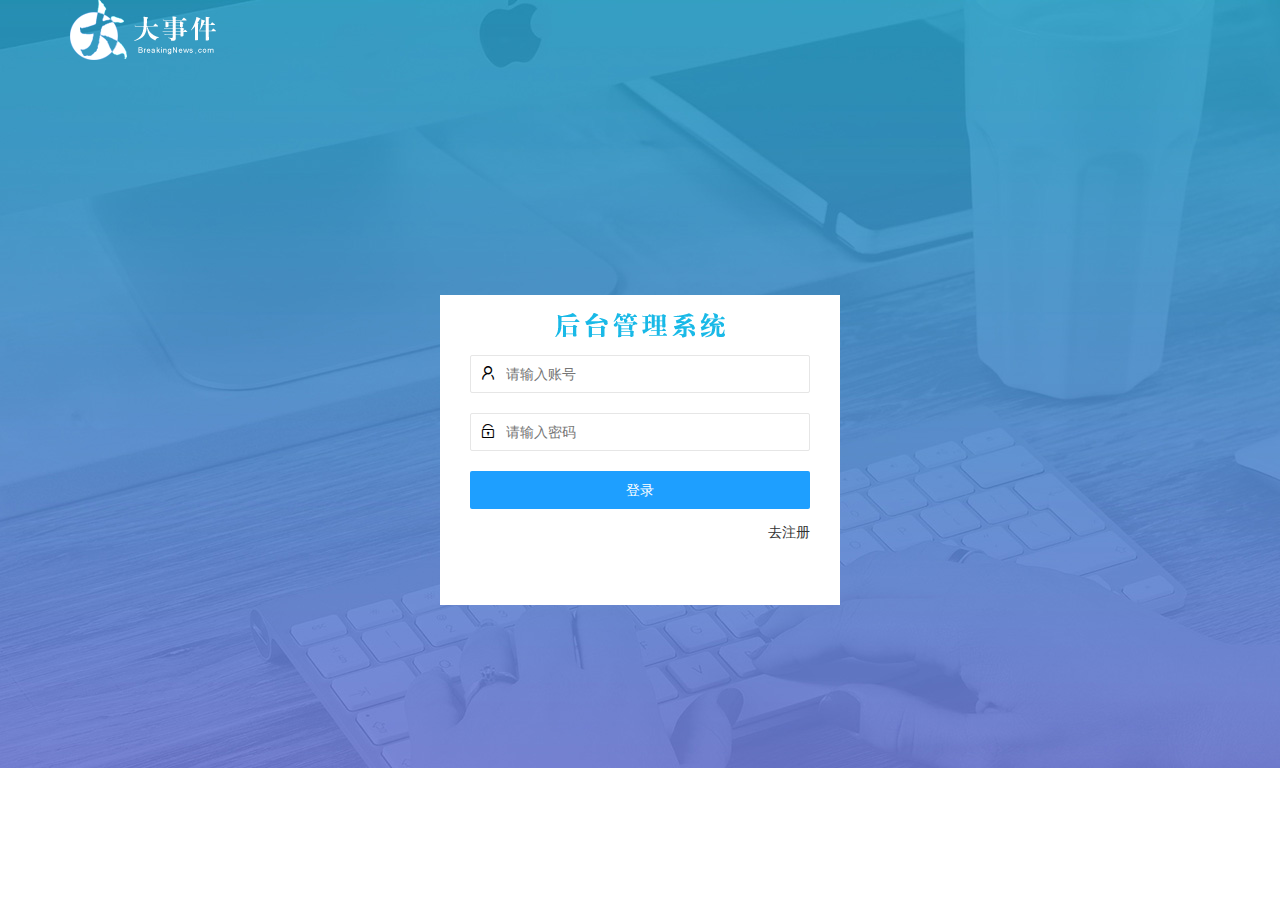
<file: login.html>
<!DOCTYPE html>
<html lang="en">
<head>
    <meta charset="UTF-8">
    <meta name="viewport" content="width=device-width, initial-scale=1.0">
    <title>大事件的登录/注册</title>
    <link rel="stylesheet" href="/assets/lib/layui/css/layui.css">
    <link rel="stylesheet" href="/assets/css/login.css">

</head>
<body>
    <div class="layui-main">
            <img src="/assets/images/logo.png">
    </div>
    <div class="login">
        <div class="title"></div>
        <div class="enter">
            <form class="layui-form" id="enter">
                <div class="layui-form-item">
                    <i class="layui-icon layui-icon-username"></i>   
                    <input type="text" name="username" required  lay-verify="required" placeholder="请输入账号" autocomplete="off" class="layui-input">
                </div>
                <div class="layui-form-item">
                    <i class="layui-icon layui-icon-password"></i>  
                    <input type="password" name="password" required  lay-verify="required|pwd" placeholder="请输入密码" autocomplete="off" class="layui-input">
                </div>
                <div class="layui-form-item">  
                    <button class="layui-btn" lay-submit lay-filter="formDemo">登录</button>
                </div>
                <div class="layui-form-item">
                    <a href="javascript:;" class="form_a" id="gozc">去注册</a>
                </div>
            </form>
            <form class="layui-form" id="enroll">
                <div class="layui-form-item">
                    <i class="layui-icon layui-icon-username"></i>  
                    <input type="text" name="username" required  lay-verify="required" placeholder="请输入账号" autocomplete="off" class="layui-input ipt_username">
                </div>
                <div class="layui-form-item">
                    <i class="layui-icon layui-icon-password"></i>  
                    <input type="password" name="password" required  lay-verify="required|pwd|repwd" placeholder="请输入密码" autocomplete="off" class="layui-input">
                </div>
                <div class="layui-form-item">
                    <i class="layui-icon layui-icon-password"></i>  
                    <input type="password" name="repassword" required  lay-verify="required|pwd" placeholder="请输入密码" autocomplete="off" class="layui-input cryptogram">
                </div>
                <div class="layui-form-item">  
                    <button class="layui-btn" lay-submit lay-filter="formDemo">注册</button>
                </div>
                <div class="layui-form-item">
                    <a href="javascript:;" class="form_a" id="godl">去登陆</a>
                </div>
            </form>
        </div>
        <div class="enroll"></div>
    </div>
</body>
<script src="/assets/lib/layui/layui.all.js"></script>
<script src="/assets/lib/jquery.js"></script>
<script src="/assets/js/baseAPI.js"></script>
<script src="/assets/js/login.js"></script>
</html>
</file>
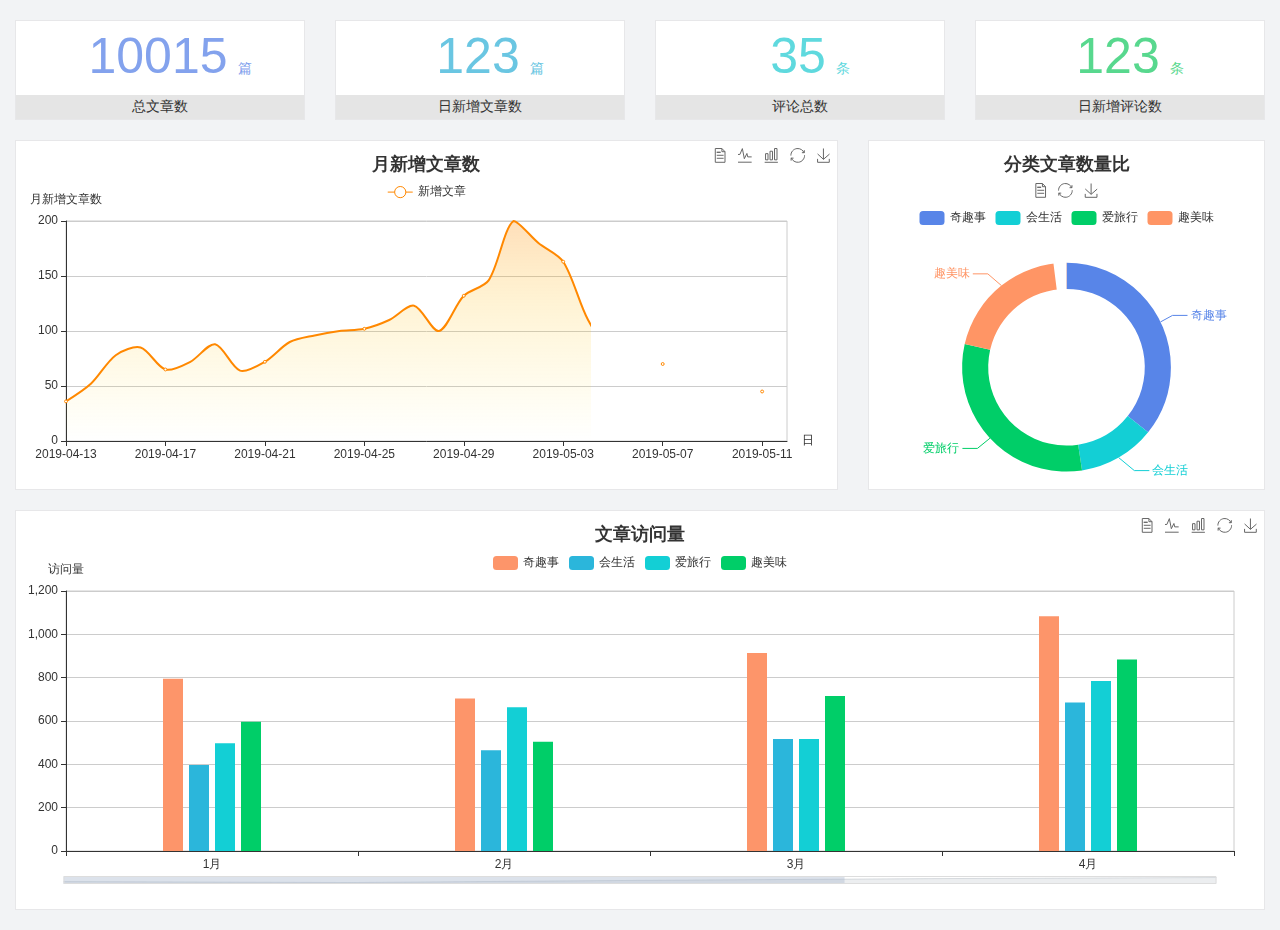
<file: home/dashboard.html>
<!DOCTYPE html>
<html lang="en">

<head>
  <meta charset="UTF-8">
  <meta name="viewport" content="width=device-width, initial-scale=1.0">
  <meta http-equiv="X-UA-Compatible" content="ie=edge">
  <title>图表统计</title>
  <link rel="stylesheet" href="../../assets/lib/bootstrap.css" />
  <link rel="stylesheet" href="../../assets/lib/main.css" />
  <script src="../../assets/lib/jquery.js"></script>
  <script type="text/javascript" src="../../assets/lib/echarts.min.js"></script>
</head>

<body>
  <div class="container-fluid">
    <div class="row spannel_list">
      <div class="col-sm-3 col-xs-6">
        <div class="spannel">
          <em>10015</em><span>篇</span>
          <b>总文章数</b>
        </div>
      </div>
      <div class="col-sm-3 col-xs-6">
        <div class="spannel scolor01">
          <em>123</em><span>篇</span>
          <b>日新增文章数</b>
        </div>
      </div>
      <div class="col-sm-3 col-xs-6">
        <div class="spannel scolor02">
          <em>35</em><span>条</span>
          <b>评论总数</b>
        </div>
      </div>
      <div class="col-sm-3 col-xs-6">
        <div class="spannel scolor03">
          <em>123</em><span>条</span>
          <b>日新增评论数</b>
        </div>
      </div>
    </div>
  </div>

  <div class="container-fluid">
    <div class="row curve-pie">
      <div class="col-lg-8 col-md-8">
        <div class="gragh_pannel" id="curve_show"></div>
      </div>
      <div class="col-lg-4 col-md-4">
        <div class="gragh_pannel" id="pie_show"></div>
      </div>
    </div>
  </div>

  <div class="container-fluid">
    <div class="column_pannel" id="column_show"></div>
  </div>

  <script>
    var oChart = echarts.init(document.getElementById('curve_show'));
    var aList_all = [
      { 'count': 36, 'date': '2019-04-13' },
      { 'count': 52, 'date': '2019-04-14' },
      { 'count': 78, 'date': '2019-04-15' },
      { 'count': 85, 'date': '2019-04-16' },
      { 'count': 65, 'date': '2019-04-17' },
      { 'count': 72, 'date': '2019-04-18' },
      { 'count': 88, 'date': '2019-04-19' },
      { 'count': 64, 'date': '2019-04-20' },
      { 'count': 72, 'date': '2019-04-21' },
      { 'count': 90, 'date': '2019-04-22' },
      { 'count': 96, 'date': '2019-04-23' },
      { 'count': 100, 'date': '2019-04-24' },
      { 'count': 102, 'date': '2019-04-25' },
      { 'count': 110, 'date': '2019-04-26' },
      { 'count': 123, 'date': '2019-04-27' },
      { 'count': 100, 'date': '2019-04-28' },
      { 'count': 132, 'date': '2019-04-29' },
      { 'count': 146, 'date': '2019-04-30' },
      { 'count': 200, 'date': '2019-05-01' },
      { 'count': 180, 'date': '2019-05-02' },
      { 'count': 163, 'date': '2019-05-03' },
      { 'count': 110, 'date': '2019-05-04' },
      { 'count': 80, 'date': '2019-05-05' },
      { 'count': 82, 'date': '2019-05-06' },
      { 'count': 70, 'date': '2019-05-07' },
      { 'count': 65, 'date': '2019-05-08' },
      { 'count': 54, 'date': '2019-05-09' },
      { 'count': 40, 'date': '2019-05-10' },
      { 'count': 45, 'date': '2019-05-11' },
      { 'count': 38, 'date': '2019-05-12' },
    ];

    let aCount = [];
    let aDate = [];

    for (var i = 0; i < aList_all.length; i++) {
      aCount.push(aList_all[i].count);
      aDate.push(aList_all[i].date);
    }

    var chartopt = {
      title: {
        text: '月新增文章数',
        left: 'center',
        top: '10'
      },
      tooltip: {
        trigger: 'axis'
      },
      legend: {
        data: ['新增文章'],
        top: '40'
      },
      toolbox: {
        show: true,
        feature: {
          mark: { show: true },
          dataView: { show: true, readOnly: false },
          magicType: { show: true, type: ['line', 'bar'] },
          restore: { show: true },
          saveAsImage: { show: true }
        }
      },
      calculable: true,
      xAxis: [
        {
          name: '日',
          type: 'category',
          boundaryGap: false,
          data: aDate
        }
      ],
      yAxis: [
        {
          name: '月新增文章数',
          type: 'value'
        }
      ],
      series: [
        {
          name: '新增文章',
          type: 'line',
          smooth: true,
          itemStyle: { normal: { areaStyle: { type: 'default' }, color: '#f80' }, lineStyle: { color: '#f80' } },
          data: aCount
        }],
      areaStyle: {
        normal: {
          color: new echarts.graphic.LinearGradient(0, 0, 0, 1, [{
            offset: 0,
            color: 'rgba(255,136,0,0.39)'
          }, {
            offset: .34,
            color: 'rgba(255,180,0,0.25)'
          }, {
            offset: 1,
            color: 'rgba(255,222,0,0.00)'
          }])

        }
      },
      grid: {
        show: true,
        x: 50,
        x2: 50,
        y: 80,
        height: 220
      }
    };

    oChart.setOption(chartopt);


    var oPie = echarts.init(document.getElementById('pie_show'));
    var oPieopt =
    {
      title: {
        top: 10,
        text: '分类文章数量比',
        x: 'center'
      },
      tooltip: {
        trigger: 'item',
        formatter: "{a} <br/>{b} : {c} ({d}%)"
      },
      color: ['#5885e8', '#13cfd5', '#00ce68', '#ff9565'],
      legend: {
        x: 'center',
        top: 65,
        data: ['奇趣事', '会生活', '爱旅行', '趣美味']
      },
      toolbox: {
        show: true,
        x: 'center',
        top: 35,
        feature: {
          mark: { show: true },
          dataView: { show: true, readOnly: false },
          magicType: {
            show: true,
            type: ['pie', 'funnel'],
            option: {
              funnel: {
                x: '25%',
                width: '50%',
                funnelAlign: 'left',
                max: 1548
              }
            }
          },
          restore: { show: true },
          saveAsImage: { show: true }
        }
      },
      calculable: true,
      series: [
        {
          name: '访问来源',
          type: 'pie',
          radius: ['45%', '60%'],
          center: ['50%', '65%'],
          data: [
            { value: 300, name: '奇趣事' },
            { value: 100, name: '会生活' },
            { value: 260, name: '爱旅行' },
            { value: 180, name: '趣美味' }
          ]
        }
      ]
    };
    oPie.setOption(oPieopt);



    var oColumn = this.echarts.init(document.getElementById('column_show'));
    var oColumnopt =
    {
      title: {
        text: '文章访问量',
        left: 'center',
        top: '10'
      },
      tooltip: {
        trigger: 'axis'
      },
      legend: {
        data: ['奇趣事', '会生活', '爱旅行', '趣美味'],
        top: '40'
      },
      toolbox: {
        show: true,
        feature: {
          mark: { show: true },
          dataView: { show: true, readOnly: false },
          magicType: { show: true, type: ['line', 'bar'] },
          restore: { show: true },
          saveAsImage: { show: true }
        }
      },
      calculable: true,
      xAxis: [
        {
          type: 'category',
          data: ['1月', '2月', '3月', '4月', '5月']
        }
      ],
      yAxis: [
        {
          name: '访问量',
          type: 'value'
        }
      ],
      series: [
        {
          name: '奇趣事',
          type: 'bar',
          barWidth: 20,
          itemStyle: {
            normal: { areaStyle: { type: 'default' }, color: '#fd956a' }
          },
          data: [800, 708, 920, 1090, 1200]
        },
        {
          name: '会生活',
          type: 'bar',
          barWidth: 20,
          itemStyle: {
            normal: { areaStyle: { type: 'default' }, color: '#2bb6db' }
          },
          data: [400, 468, 520, 690, 800]
        },
        {
          name: '爱旅行',
          type: 'bar',
          barWidth: 20,
          itemStyle: {
            normal: { areaStyle: { type: 'default' }, color: '#13cfd5' }
          },
          data: [500, 668, 520, 790, 900]
        },
        {
          name: '趣美味',
          type: 'bar',
          barWidth: 20,
          itemStyle: {
            normal: { areaStyle: { type: 'default' }, color: '#00ce68' }
          },
          data: [600, 508, 720, 890, 1000]
        }
      ],
      grid: {
        show: true,
        x: 50,
        x2: 30,
        y: 80,
        height: 260
      },
      dataZoom: [//给x轴设置滚动条
        {
          start: 0,//默认为0
          end: 100 - 1000 / 31,//默认为100
          type: 'slider',
          show: true,
          xAxisIndex: [0],
          handleSize: 0,//滑动条的 左右2个滑动条的大小
          height: 8,//组件高度
          left: 45, //左边的距离
          right: 50,//右边的距离
          bottom: 26,//右边的距离
          handleColor: '#ddd',//h滑动图标的颜色
          handleStyle: {
            borderColor: "#cacaca",
            borderWidth: "1",
            shadowBlur: 2,
            background: "#ddd",
            shadowColor: "#ddd",
          }
        }]
    };
    oColumn.setOption(oColumnopt);
  </script>
</body>

</html>
</file>
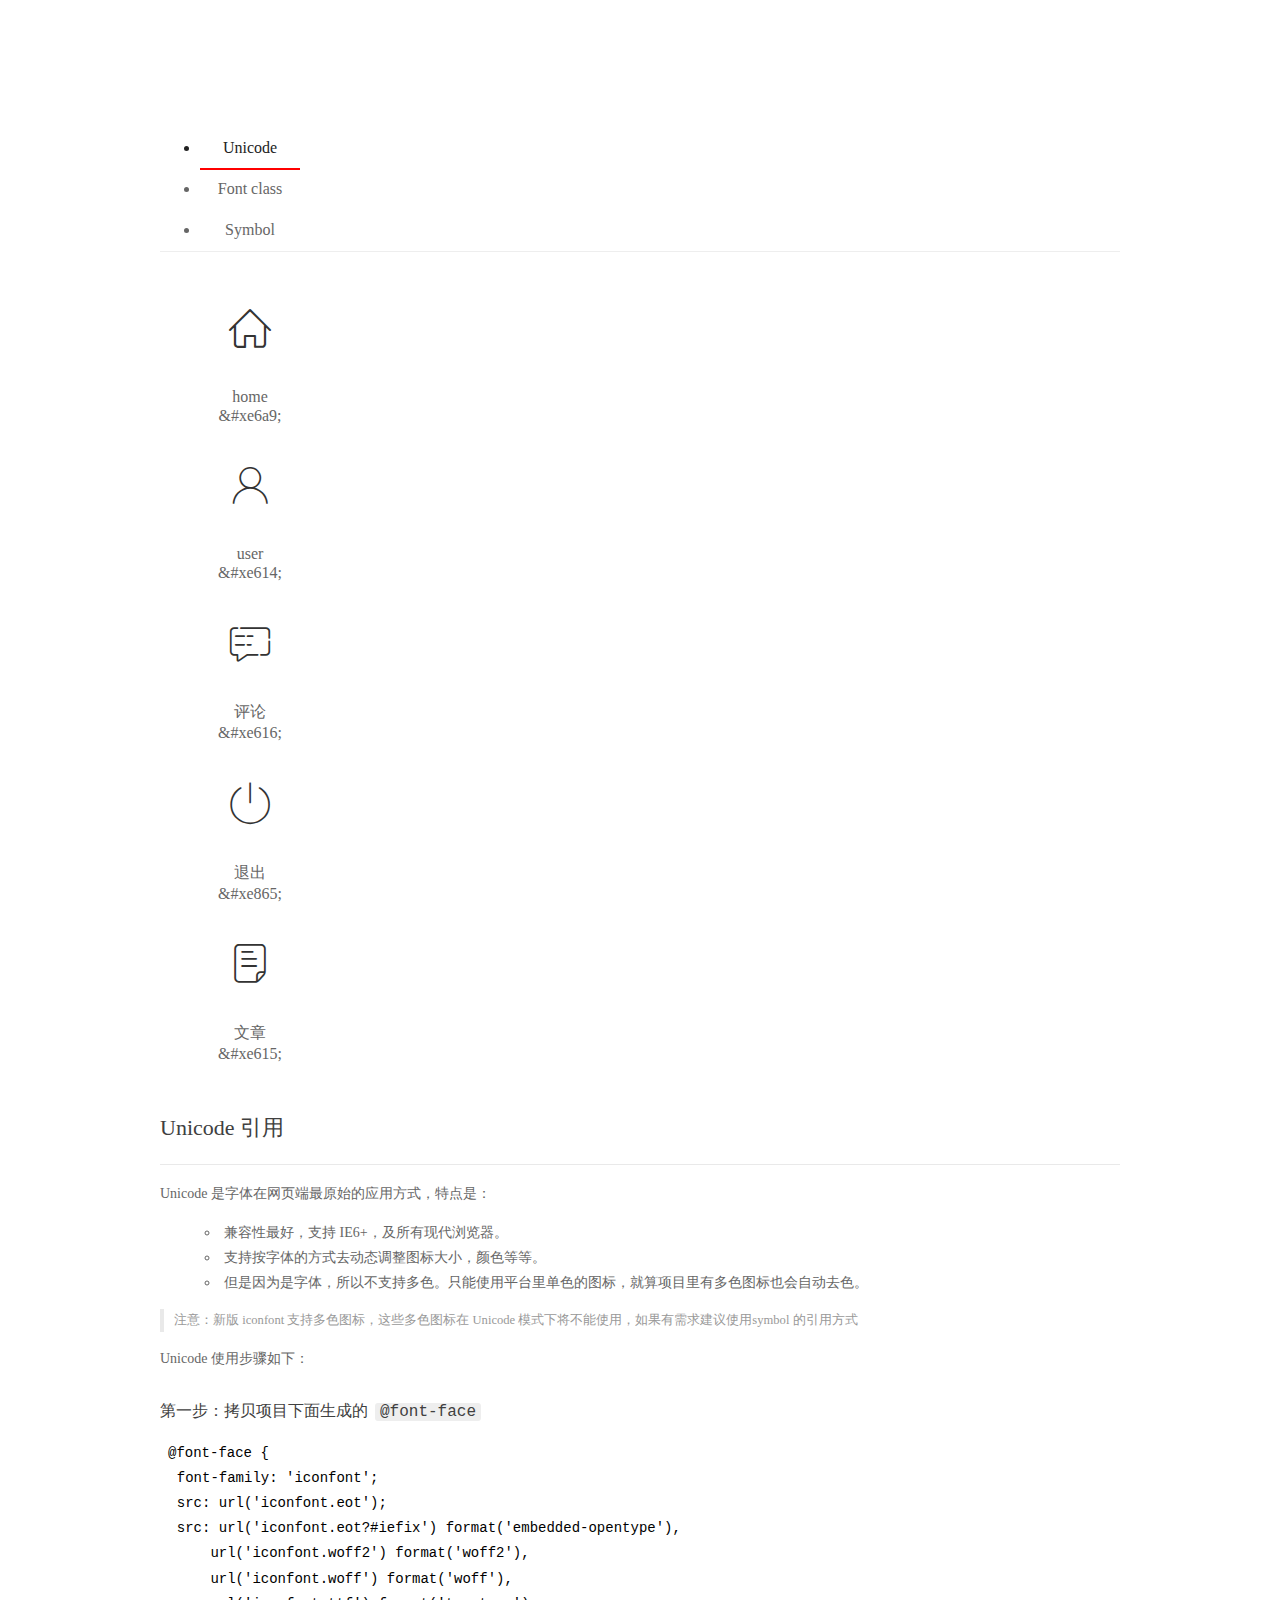
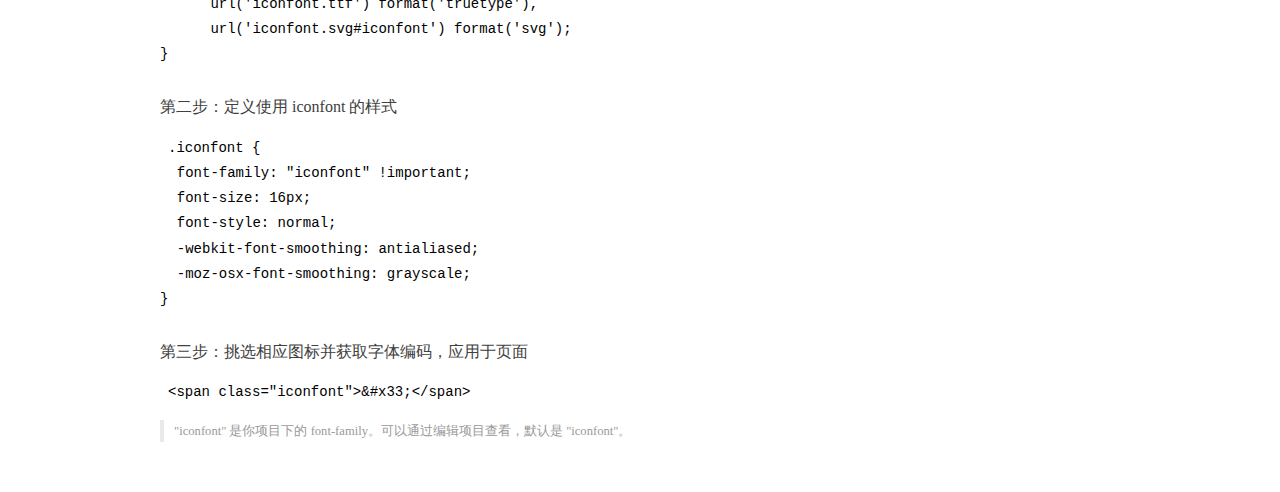
<file: assets/fonts/demo_index.html>
<!DOCTYPE html>
<html>
<head>
  <meta charset="utf-8"/>
  <title>IconFont Demo</title>
  <link rel="shortcut icon" href="https://gtms04.alicdn.com/tps/i4/TB1_oz6GVXXXXaFXpXXJDFnIXXX-64-64.ico" type="image/x-icon"/>
  <link rel="stylesheet" href="https://g.alicdn.com/thx/cube/1.3.2/cube.min.css">
  <link rel="stylesheet" href="demo.css">
  <link rel="stylesheet" href="iconfont.css">
  <script src="iconfont.js"></script>
  <!-- jQuery -->
  <script src="https://a1.alicdn.com/oss/uploads/2018/12/26/7bfddb60-08e8-11e9-9b04-53e73bb6408b.js"></script>
  <!-- 代码高亮 -->
  <script src="https://a1.alicdn.com/oss/uploads/2018/12/26/a3f714d0-08e6-11e9-8a15-ebf944d7534c.js"></script>
</head>
<body>
  <div class="main">
    <h1 class="logo"><a href="https://www.iconfont.cn/" title="iconfont 首页" target="_blank">&#xe86b;</a></h1>
    <div class="nav-tabs">
      <ul id="tabs" class="dib-box">
        <li class="dib active"><span>Unicode</span></li>
        <li class="dib"><span>Font class</span></li>
        <li class="dib"><span>Symbol</span></li>
      </ul>
      
    </div>
    <div class="tab-container">
      <div class="content unicode" style="display: block;">
          <ul class="icon_lists dib-box">
          
            <li class="dib">
              <span class="icon iconfont">&#xe6a9;</span>
                <div class="name">home</div>
                <div class="code-name">&amp;#xe6a9;</div>
              </li>
          
            <li class="dib">
              <span class="icon iconfont">&#xe614;</span>
                <div class="name">user</div>
                <div class="code-name">&amp;#xe614;</div>
              </li>
          
            <li class="dib">
              <span class="icon iconfont">&#xe616;</span>
                <div class="name">评论</div>
                <div class="code-name">&amp;#xe616;</div>
              </li>
          
            <li class="dib">
              <span class="icon iconfont">&#xe865;</span>
                <div class="name">退出</div>
                <div class="code-name">&amp;#xe865;</div>
              </li>
          
            <li class="dib">
              <span class="icon iconfont">&#xe615;</span>
                <div class="name">文章</div>
                <div class="code-name">&amp;#xe615;</div>
              </li>
          
          </ul>
          <div class="article markdown">
          <h2 id="unicode-">Unicode 引用</h2>
          <hr>

          <p>Unicode 是字体在网页端最原始的应用方式，特点是：</p>
          <ul>
            <li>兼容性最好，支持 IE6+，及所有现代浏览器。</li>
            <li>支持按字体的方式去动态调整图标大小，颜色等等。</li>
            <li>但是因为是字体，所以不支持多色。只能使用平台里单色的图标，就算项目里有多色图标也会自动去色。</li>
          </ul>
          <blockquote>
            <p>注意：新版 iconfont 支持多色图标，这些多色图标在 Unicode 模式下将不能使用，如果有需求建议使用symbol 的引用方式</p>
          </blockquote>
          <p>Unicode 使用步骤如下：</p>
          <h3 id="-font-face">第一步：拷贝项目下面生成的 <code>@font-face</code></h3>
<pre><code class="language-css"
>@font-face {
  font-family: 'iconfont';
  src: url('iconfont.eot');
  src: url('iconfont.eot?#iefix') format('embedded-opentype'),
      url('iconfont.woff2') format('woff2'),
      url('iconfont.woff') format('woff'),
      url('iconfont.ttf') format('truetype'),
      url('iconfont.svg#iconfont') format('svg');
}
</code></pre>
          <h3 id="-iconfont-">第二步：定义使用 iconfont 的样式</h3>
<pre><code class="language-css"
>.iconfont {
  font-family: "iconfont" !important;
  font-size: 16px;
  font-style: normal;
  -webkit-font-smoothing: antialiased;
  -moz-osx-font-smoothing: grayscale;
}
</code></pre>
          <h3 id="-">第三步：挑选相应图标并获取字体编码，应用于页面</h3>
<pre>
<code class="language-html"
>&lt;span class="iconfont"&gt;&amp;#x33;&lt;/span&gt;
</code></pre>
          <blockquote>
            <p>"iconfont" 是你项目下的 font-family。可以通过编辑项目查看，默认是 "iconfont"。</p>
          </blockquote>
          </div>
      </div>
      <div class="content font-class">
        <ul class="icon_lists dib-box">
          
          <li class="dib">
            <span class="icon iconfont icon-home"></span>
            <div class="name">
              home
            </div>
            <div class="code-name">.icon-home
            </div>
          </li>
          
          <li class="dib">
            <span class="icon iconfont icon-user"></span>
            <div class="name">
              user
            </div>
            <div class="code-name">.icon-user
            </div>
          </li>
          
          <li class="dib">
            <span class="icon iconfont icon-pinglun"></span>
            <div class="name">
              评论
            </div>
            <div class="code-name">.icon-pinglun
            </div>
          </li>
          
          <li class="dib">
            <span class="icon iconfont icon-tuichu"></span>
            <div class="name">
              退出
            </div>
            <div class="code-name">.icon-tuichu
            </div>
          </li>
          
          <li class="dib">
            <span class="icon iconfont icon-16"></span>
            <div class="name">
              文章
            </div>
            <div class="code-name">.icon-16
            </div>
          </li>
          
        </ul>
        <div class="article markdown">
        <h2 id="font-class-">font-class 引用</h2>
        <hr>

        <p>font-class 是 Unicode 使用方式的一种变种，主要是解决 Unicode 书写不直观，语意不明确的问题。</p>
        <p>与 Unicode 使用方式相比，具有如下特点：</p>
        <ul>
          <li>兼容性良好，支持 IE8+，及所有现代浏览器。</li>
          <li>相比于 Unicode 语意明确，书写更直观。可以很容易分辨这个 icon 是什么。</li>
          <li>因为使用 class 来定义图标，所以当要替换图标时，只需要修改 class 里面的 Unicode 引用。</li>
          <li>不过因为本质上还是使用的字体，所以多色图标还是不支持的。</li>
        </ul>
        <p>使用步骤如下：</p>
        <h3 id="-fontclass-">第一步：引入项目下面生成的 fontclass 代码：</h3>
<pre><code class="language-html">&lt;link rel="stylesheet" href="./iconfont.css"&gt;
</code></pre>
        <h3 id="-">第二步：挑选相应图标并获取类名，应用于页面：</h3>
<pre><code class="language-html">&lt;span class="iconfont icon-xxx"&gt;&lt;/span&gt;
</code></pre>
        <blockquote>
          <p>"
            iconfont" 是你项目下的 font-family。可以通过编辑项目查看，默认是 "iconfont"。</p>
        </blockquote>
      </div>
      </div>
      <div class="content symbol">
          <ul class="icon_lists dib-box">
          
            <li class="dib">
                <svg class="icon svg-icon" aria-hidden="true">
                  <use xlink:href="#icon-home"></use>
                </svg>
                <div class="name">home</div>
                <div class="code-name">#icon-home</div>
            </li>
          
            <li class="dib">
                <svg class="icon svg-icon" aria-hidden="true">
                  <use xlink:href="#icon-user"></use>
                </svg>
                <div class="name">user</div>
                <div class="code-name">#icon-user</div>
            </li>
          
            <li class="dib">
                <svg class="icon svg-icon" aria-hidden="true">
                  <use xlink:href="#icon-pinglun"></use>
                </svg>
                <div class="name">评论</div>
                <div class="code-name">#icon-pinglun</div>
            </li>
          
            <li class="dib">
                <svg class="icon svg-icon" aria-hidden="true">
                  <use xlink:href="#icon-tuichu"></use>
                </svg>
                <div class="name">退出</div>
                <div class="code-name">#icon-tuichu</div>
            </li>
          
            <li class="dib">
                <svg class="icon svg-icon" aria-hidden="true">
                  <use xlink:href="#icon-16"></use>
                </svg>
                <div class="name">文章</div>
                <div class="code-name">#icon-16</div>
            </li>
          
          </ul>
          <div class="article markdown">
          <h2 id="symbol-">Symbol 引用</h2>
          <hr>

          <p>这是一种全新的使用方式，应该说这才是未来的主流，也是平台目前推荐的用法。相关介绍可以参考这篇<a href="">文章</a>
            这种用法其实是做了一个 SVG 的集合，与另外两种相比具有如下特点：</p>
          <ul>
            <li>支持多色图标了，不再受单色限制。</li>
            <li>通过一些技巧，支持像字体那样，通过 <code>font-size</code>, <code>color</code> 来调整样式。</li>
            <li>兼容性较差，支持 IE9+，及现代浏览器。</li>
            <li>浏览器渲染 SVG 的性能一般，还不如 png。</li>
          </ul>
          <p>使用步骤如下：</p>
          <h3 id="-symbol-">第一步：引入项目下面生成的 symbol 代码：</h3>
<pre><code class="language-html">&lt;script src="./iconfont.js"&gt;&lt;/script&gt;
</code></pre>
          <h3 id="-css-">第二步：加入通用 CSS 代码（引入一次就行）：</h3>
<pre><code class="language-html">&lt;style&gt;
.icon {
  width: 1em;
  height: 1em;
  vertical-align: -0.15em;
  fill: currentColor;
  overflow: hidden;
}
&lt;/style&gt;
</code></pre>
          <h3 id="-">第三步：挑选相应图标并获取类名，应用于页面：</h3>
<pre><code class="language-html">&lt;svg class="icon" aria-hidden="true"&gt;
  &lt;use xlink:href="#icon-xxx"&gt;&lt;/use&gt;
&lt;/svg&gt;
</code></pre>
          </div>
      </div>

    </div>
  </div>
  <script>
  $(document).ready(function () {
      $('.tab-container .content:first').show()

      $('#tabs li').click(function (e) {
        var tabContent = $('.tab-container .content')
        var index = $(this).index()

        if ($(this).hasClass('active')) {
          return
        } else {
          $('#tabs li').removeClass('active')
          $(this).addClass('active')

          tabContent.hide().eq(index).fadeIn()
        }
      })
    })
  </script>
</body>
</html>
</file>
<file: assets/lib/layui/css/layui.css>
/** layui-v2.5.5 MIT License By https://www.layui.com */
 .layui-inline,img{display:inline-block;vertical-align:middle}h1,h2,h3,h4,h5,h6{font-weight:400}.layui-edge,.layui-header,.layui-inline,.layui-main{position:relative}.layui-body,.layui-edge,.layui-elip{overflow:hidden}.layui-btn,.layui-edge,.layui-inline,img{vertical-align:middle}.layui-btn,.layui-disabled,.layui-icon,.layui-unselect{-moz-user-select:none;-webkit-user-select:none;-ms-user-select:none}.layui-elip,.layui-form-checkbox span,.layui-form-pane .layui-form-label{text-overflow:ellipsis;white-space:nowrap}.layui-breadcrumb,.layui-tree-btnGroup{visibility:hidden}blockquote,body,button,dd,div,dl,dt,form,h1,h2,h3,h4,h5,h6,input,li,ol,p,pre,td,textarea,th,ul{margin:0;padding:0;-webkit-tap-highlight-color:rgba(0,0,0,0)}a:active,a:hover{outline:0}img{border:none}li{list-style:none}table{border-collapse:collapse;border-spacing:0}h4,h5,h6{font-size:100%}button,input,optgroup,option,select,textarea{font-family:inherit;font-size:inherit;font-style:inherit;font-weight:inherit;outline:0}pre{white-space:pre-wrap;white-space:-moz-pre-wrap;white-space:-pre-wrap;white-space:-o-pre-wrap;word-wrap:break-word}body{line-height:24px;font:14px Helvetica Neue,Helvetica,PingFang SC,Tahoma,Arial,sans-serif}hr{height:1px;margin:10px 0;border:0;clear:both}a{color:#333;text-decoration:none}a:hover{color:#777}a cite{font-style:normal;*cursor:pointer}.layui-border-box,.layui-border-box *{box-sizing:border-box}.layui-box,.layui-box *{box-sizing:content-box}.layui-clear{clear:both;*zoom:1}.layui-clear:after{content:'\20';clear:both;*zoom:1;display:block;height:0}.layui-inline{*display:inline;*zoom:1}.layui-edge{display:inline-block;width:0;height:0;border-width:6px;border-style:dashed;border-color:transparent}.layui-edge-top{top:-4px;border-bottom-color:#999;border-bottom-style:solid}.layui-edge-right{border-left-color:#999;border-left-style:solid}.layui-edge-bottom{top:2px;border-top-color:#999;border-top-style:solid}.layui-edge-left{border-right-color:#999;border-right-style:solid}.layui-disabled,.layui-disabled:hover{color:#d2d2d2!important;cursor:not-allowed!important}.layui-circle{border-radius:100%}.layui-show{display:block!important}.layui-hide{display:none!important}@font-face{font-family:layui-icon;src:url(../font/iconfont.eot?v=250);src:url(../font/iconfont.eot?v=250#iefix) format('embedded-opentype'),url(../font/iconfont.woff2?v=250) format('woff2'),url(../font/iconfont.woff?v=250) format('woff'),url(../font/iconfont.ttf?v=250) format('truetype'),url(../font/iconfont.svg?v=250#layui-icon) format('svg')}.layui-icon{font-family:layui-icon!important;font-size:16px;font-style:normal;-webkit-font-smoothing:antialiased;-moz-osx-font-smoothing:grayscale}.layui-icon-reply-fill:before{content:"\e611"}.layui-icon-set-fill:before{content:"\e614"}.layui-icon-menu-fill:before{content:"\e60f"}.layui-icon-search:before{content:"\e615"}.layui-icon-share:before{content:"\e641"}.layui-icon-set-sm:before{content:"\e620"}.layui-icon-engine:before{content:"\e628"}.layui-icon-close:before{content:"\1006"}.layui-icon-close-fill:before{content:"\1007"}.layui-icon-chart-screen:before{content:"\e629"}.layui-icon-star:before{content:"\e600"}.layui-icon-circle-dot:before{content:"\e617"}.layui-icon-chat:before{content:"\e606"}.layui-icon-release:before{content:"\e609"}.layui-icon-list:before{content:"\e60a"}.layui-icon-chart:before{content:"\e62c"}.layui-icon-ok-circle:before{content:"\1005"}.layui-icon-layim-theme:before{content:"\e61b"}.layui-icon-table:before{content:"\e62d"}.layui-icon-right:before{content:"\e602"}.layui-icon-left:before{content:"\e603"}.layui-icon-cart-simple:before{content:"\e698"}.layui-icon-face-cry:before{content:"\e69c"}.layui-icon-face-smile:before{content:"\e6af"}.layui-icon-survey:before{content:"\e6b2"}.layui-icon-tree:before{content:"\e62e"}.layui-icon-upload-circle:before{content:"\e62f"}.layui-icon-add-circle:before{content:"\e61f"}.layui-icon-download-circle:before{content:"\e601"}.layui-icon-templeate-1:before{content:"\e630"}.layui-icon-util:before{content:"\e631"}.layui-icon-face-surprised:before{content:"\e664"}.layui-icon-edit:before{content:"\e642"}.layui-icon-speaker:before{content:"\e645"}.layui-icon-down:before{content:"\e61a"}.layui-icon-file:before{content:"\e621"}.layui-icon-layouts:before{content:"\e632"}.layui-icon-rate-half:before{content:"\e6c9"}.layui-icon-add-circle-fine:before{content:"\e608"}.layui-icon-prev-circle:before{content:"\e633"}.layui-icon-read:before{content:"\e705"}.layui-icon-404:before{content:"\e61c"}.layui-icon-carousel:before{content:"\e634"}.layui-icon-help:before{content:"\e607"}.layui-icon-code-circle:before{content:"\e635"}.layui-icon-water:before{content:"\e636"}.layui-icon-username:before{content:"\e66f"}.layui-icon-find-fill:before{content:"\e670"}.layui-icon-about:before{content:"\e60b"}.layui-icon-location:before{content:"\e715"}.layui-icon-up:before{content:"\e619"}.layui-icon-pause:before{content:"\e651"}.layui-icon-date:before{content:"\e637"}.layui-icon-layim-uploadfile:before{content:"\e61d"}.layui-icon-delete:before{content:"\e640"}.layui-icon-play:before{content:"\e652"}.layui-icon-top:before{content:"\e604"}.layui-icon-friends:before{content:"\e612"}.layui-icon-refresh-3:before{content:"\e9aa"}.layui-icon-ok:before{content:"\e605"}.layui-icon-layer:before{content:"\e638"}.layui-icon-face-smile-fine:before{content:"\e60c"}.layui-icon-dollar:before{content:"\e659"}.layui-icon-group:before{content:"\e613"}.layui-icon-layim-download:before{content:"\e61e"}.layui-icon-picture-fine:before{content:"\e60d"}.layui-icon-link:before{content:"\e64c"}.layui-icon-diamond:before{content:"\e735"}.layui-icon-log:before{content:"\e60e"}.layui-icon-rate-solid:before{content:"\e67a"}.layui-icon-fonts-del:before{content:"\e64f"}.layui-icon-unlink:before{content:"\e64d"}.layui-icon-fonts-clear:before{content:"\e639"}.layui-icon-triangle-r:before{content:"\e623"}.layui-icon-circle:before{content:"\e63f"}.layui-icon-radio:before{content:"\e643"}.layui-icon-align-center:before{content:"\e647"}.layui-icon-align-right:before{content:"\e648"}.layui-icon-align-left:before{content:"\e649"}.layui-icon-loading-1:before{content:"\e63e"}.layui-icon-return:before{content:"\e65c"}.layui-icon-fonts-strong:before{content:"\e62b"}.layui-icon-upload:before{content:"\e67c"}.layui-icon-dialogue:before{content:"\e63a"}.layui-icon-video:before{content:"\e6ed"}.layui-icon-headset:before{content:"\e6fc"}.layui-icon-cellphone-fine:before{content:"\e63b"}.layui-icon-add-1:before{content:"\e654"}.layui-icon-face-smile-b:before{content:"\e650"}.layui-icon-fonts-html:before{content:"\e64b"}.layui-icon-form:before{content:"\e63c"}.layui-icon-cart:before{content:"\e657"}.layui-icon-camera-fill:before{content:"\e65d"}.layui-icon-tabs:before{content:"\e62a"}.layui-icon-fonts-code:before{content:"\e64e"}.layui-icon-fire:before{content:"\e756"}.layui-icon-set:before{content:"\e716"}.layui-icon-fonts-u:before{content:"\e646"}.layui-icon-triangle-d:before{content:"\e625"}.layui-icon-tips:before{content:"\e702"}.layui-icon-picture:before{content:"\e64a"}.layui-icon-more-vertical:before{content:"\e671"}.layui-icon-flag:before{content:"\e66c"}.layui-icon-loading:before{content:"\e63d"}.layui-icon-fonts-i:before{content:"\e644"}.layui-icon-refresh-1:before{content:"\e666"}.layui-icon-rmb:before{content:"\e65e"}.layui-icon-home:before{content:"\e68e"}.layui-icon-user:before{content:"\e770"}.layui-icon-notice:before{content:"\e667"}.layui-icon-login-weibo:before{content:"\e675"}.layui-icon-voice:before{content:"\e688"}.layui-icon-upload-drag:before{content:"\e681"}.layui-icon-login-qq:before{content:"\e676"}.layui-icon-snowflake:before{content:"\e6b1"}.layui-icon-file-b:before{content:"\e655"}.layui-icon-template:before{content:"\e663"}.layui-icon-auz:before{content:"\e672"}.layui-icon-console:before{content:"\e665"}.layui-icon-app:before{content:"\e653"}.layui-icon-prev:before{content:"\e65a"}.layui-icon-website:before{content:"\e7ae"}.layui-icon-next:before{content:"\e65b"}.layui-icon-component:before{content:"\e857"}.layui-icon-more:before{content:"\e65f"}.layui-icon-login-wechat:before{content:"\e677"}.layui-icon-shrink-right:before{content:"\e668"}.layui-icon-spread-left:before{content:"\e66b"}.layui-icon-camera:before{content:"\e660"}.layui-icon-note:before{content:"\e66e"}.layui-icon-refresh:before{content:"\e669"}.layui-icon-female:before{content:"\e661"}.layui-icon-male:before{content:"\e662"}.layui-icon-password:before{content:"\e673"}.layui-icon-senior:before{content:"\e674"}.layui-icon-theme:before{content:"\e66a"}.layui-icon-tread:before{content:"\e6c5"}.layui-icon-praise:before{content:"\e6c6"}.layui-icon-star-fill:before{content:"\e658"}.layui-icon-rate:before{content:"\e67b"}.layui-icon-template-1:before{content:"\e656"}.layui-icon-vercode:before{content:"\e679"}.layui-icon-cellphone:before{content:"\e678"}.layui-icon-screen-full:before{content:"\e622"}.layui-icon-screen-restore:before{content:"\e758"}.layui-icon-cols:before{content:"\e610"}.layui-icon-export:before{content:"\e67d"}.layui-icon-print:before{content:"\e66d"}.layui-icon-slider:before{content:"\e714"}.layui-icon-addition:before{content:"\e624"}.layui-icon-subtraction:before{content:"\e67e"}.layui-icon-service:before{content:"\e626"}.layui-icon-transfer:before{content:"\e691"}.layui-main{width:1140px;margin:0 auto}.layui-header{z-index:1000;height:60px}.layui-header a:hover{transition:all .5s;-webkit-transition:all .5s}.layui-side{position:fixed;left:0;top:0;bottom:0;z-index:999;width:200px;overflow-x:hidden}.layui-side-scroll{position:relative;width:220px;height:100%;overflow-x:hidden}.layui-body{position:absolute;left:200px;right:0;top:0;bottom:0;z-index:998;width:auto;overflow-y:auto;box-sizing:border-box}.layui-layout-body{overflow:hidden}.layui-layout-admin .layui-header{background-color:#23262E}.layui-layout-admin .layui-side{top:60px;width:200px;overflow-x:hidden}.layui-layout-admin .layui-body{position:fixed;top:60px;bottom:44px}.layui-layout-admin .layui-main{width:auto;margin:0 15px}.layui-layout-admin .layui-footer{position:fixed;left:200px;right:0;bottom:0;height:44px;line-height:44px;padding:0 15px;background-color:#eee}.layui-layout-admin .layui-logo{position:absolute;left:0;top:0;width:200px;height:100%;line-height:60px;text-align:center;color:#009688;font-size:16px}.layui-layout-admin .layui-header .layui-nav{background:0 0}.layui-layout-left{position:absolute!important;left:200px;top:0}.layui-layout-right{position:absolute!important;right:0;top:0}.layui-container{position:relative;margin:0 auto;padding:0 15px;box-sizing:border-box}.layui-fluid{position:relative;margin:0 auto;padding:0 15px}.layui-row:after,.layui-row:before{content:'';display:block;clear:both}.layui-col-lg1,.layui-col-lg10,.layui-col-lg11,.layui-col-lg12,.layui-col-lg2,.layui-col-lg3,.layui-col-lg4,.layui-col-lg5,.layui-col-lg6,.layui-col-lg7,.layui-col-lg8,.layui-col-lg9,.layui-col-md1,.layui-col-md10,.layui-col-md11,.layui-col-md12,.layui-col-md2,.layui-col-md3,.layui-col-md4,.layui-col-md5,.layui-col-md6,.layui-col-md7,.layui-col-md8,.layui-col-md9,.layui-col-sm1,.layui-col-sm10,.layui-col-sm11,.layui-col-sm12,.layui-col-sm2,.layui-col-sm3,.layui-col-sm4,.layui-col-sm5,.layui-col-sm6,.layui-col-sm7,.layui-col-sm8,.layui-col-sm9,.layui-col-xs1,.layui-col-xs10,.layui-col-xs11,.layui-col-xs12,.layui-col-xs2,.layui-col-xs3,.layui-col-xs4,.layui-col-xs5,.layui-col-xs6,.layui-col-xs7,.layui-col-xs8,.layui-col-xs9{position:relative;display:block;box-sizing:border-box}.layui-col-xs1,.layui-col-xs10,.layui-col-xs11,.layui-col-xs12,.layui-col-xs2,.layui-col-xs3,.layui-col-xs4,.layui-col-xs5,.layui-col-xs6,.layui-col-xs7,.layui-col-xs8,.layui-col-xs9{float:left}.layui-col-xs1{width:8.33333333%}.layui-col-xs2{width:16.66666667%}.layui-col-xs3{width:25%}.layui-col-xs4{width:33.33333333%}.layui-col-xs5{width:41.66666667%}.layui-col-xs6{width:50%}.layui-col-xs7{width:58.33333333%}.layui-col-xs8{width:66.66666667%}.layui-col-xs9{width:75%}.layui-col-xs10{width:83.33333333%}.layui-col-xs11{width:91.66666667%}.layui-col-xs12{width:100%}.layui-col-xs-offset1{margin-left:8.33333333%}.layui-col-xs-offset2{margin-left:16.66666667%}.layui-col-xs-offset3{margin-left:25%}.layui-col-xs-offset4{margin-left:33.33333333%}.layui-col-xs-offset5{margin-left:41.66666667%}.layui-col-xs-offset6{margin-left:50%}.layui-col-xs-offset7{margin-left:58.33333333%}.layui-col-xs-offset8{margin-left:66.66666667%}.layui-col-xs-offset9{margin-left:75%}.layui-col-xs-offset10{margin-left:83.33333333%}.layui-col-xs-offset11{margin-left:91.66666667%}.layui-col-xs-offset12{margin-left:100%}@media screen and (max-width:768px){.layui-hide-xs{display:none!important}.layui-show-xs-block{display:block!important}.layui-show-xs-inline{display:inline!important}.layui-show-xs-inline-block{display:inline-block!important}}@media screen and (min-width:768px){.layui-container{width:750px}.layui-hide-sm{display:none!important}.layui-show-sm-block{display:block!important}.layui-show-sm-inline{display:inline!important}.layui-show-sm-inline-block{display:inline-block!important}.layui-col-sm1,.layui-col-sm10,.layui-col-sm11,.layui-col-sm12,.layui-col-sm2,.layui-col-sm3,.layui-col-sm4,.layui-col-sm5,.layui-col-sm6,.layui-col-sm7,.layui-col-sm8,.layui-col-sm9{float:left}.layui-col-sm1{width:8.33333333%}.layui-col-sm2{width:16.66666667%}.layui-col-sm3{width:25%}.layui-col-sm4{width:33.33333333%}.layui-col-sm5{width:41.66666667%}.layui-col-sm6{width:50%}.layui-col-sm7{width:58.33333333%}.layui-col-sm8{width:66.66666667%}.layui-col-sm9{width:75%}.layui-col-sm10{width:83.33333333%}.layui-col-sm11{width:91.66666667%}.layui-col-sm12{width:100%}.layui-col-sm-offset1{margin-left:8.33333333%}.layui-col-sm-offset2{margin-left:16.66666667%}.layui-col-sm-offset3{margin-left:25%}.layui-col-sm-offset4{margin-left:33.33333333%}.layui-col-sm-offset5{margin-left:41.66666667%}.layui-col-sm-offset6{margin-left:50%}.layui-col-sm-offset7{margin-left:58.33333333%}.layui-col-sm-offset8{margin-left:66.66666667%}.layui-col-sm-offset9{margin-left:75%}.layui-col-sm-offset10{margin-left:83.33333333%}.layui-col-sm-offset11{margin-left:91.66666667%}.layui-col-sm-offset12{margin-left:100%}}@media screen and (min-width:992px){.layui-container{width:970px}.layui-hide-md{display:none!important}.layui-show-md-block{display:block!important}.layui-show-md-inline{display:inline!important}.layui-show-md-inline-block{display:inline-block!important}.layui-col-md1,.layui-col-md10,.layui-col-md11,.layui-col-md12,.layui-col-md2,.layui-col-md3,.layui-col-md4,.layui-col-md5,.layui-col-md6,.layui-col-md7,.layui-col-md8,.layui-col-md9{float:left}.layui-col-md1{width:8.33333333%}.layui-col-md2{width:16.66666667%}.layui-col-md3{width:25%}.layui-col-md4{width:33.33333333%}.layui-col-md5{width:41.66666667%}.layui-col-md6{width:50%}.layui-col-md7{width:58.33333333%}.layui-col-md8{width:66.66666667%}.layui-col-md9{width:75%}.layui-col-md10{width:83.33333333%}.layui-col-md11{width:91.66666667%}.layui-col-md12{width:100%}.layui-col-md-offset1{margin-left:8.33333333%}.layui-col-md-offset2{margin-left:16.66666667%}.layui-col-md-offset3{margin-left:25%}.layui-col-md-offset4{margin-left:33.33333333%}.layui-col-md-offset5{margin-left:41.66666667%}.layui-col-md-offset6{margin-left:50%}.layui-col-md-offset7{margin-left:58.33333333%}.layui-col-md-offset8{margin-left:66.66666667%}.layui-col-md-offset9{margin-left:75%}.layui-col-md-offset10{margin-left:83.33333333%}.layui-col-md-offset11{margin-left:91.66666667%}.layui-col-md-offset12{margin-left:100%}}@media screen and (min-width:1200px){.layui-container{width:1170px}.layui-hide-lg{display:none!important}.layui-show-lg-block{display:block!important}.layui-show-lg-inline{display:inline!important}.layui-show-lg-inline-block{display:inline-block!important}.layui-col-lg1,.layui-col-lg10,.layui-col-lg11,.layui-col-lg12,.layui-col-lg2,.layui-col-lg3,.layui-col-lg4,.layui-col-lg5,.layui-col-lg6,.layui-col-lg7,.layui-col-lg8,.layui-col-lg9{float:left}.layui-col-lg1{width:8.33333333%}.layui-col-lg2{width:16.66666667%}.layui-col-lg3{width:25%}.layui-col-lg4{width:33.33333333%}.layui-col-lg5{width:41.66666667%}.layui-col-lg6{width:50%}.layui-col-lg7{width:58.33333333%}.layui-col-lg8{width:66.66666667%}.layui-col-lg9{width:75%}.layui-col-lg10{width:83.33333333%}.layui-col-lg11{width:91.66666667%}.layui-col-lg12{width:100%}.layui-col-lg-offset1{margin-left:8.33333333%}.layui-col-lg-offset2{margin-left:16.66666667%}.layui-col-lg-offset3{margin-left:25%}.layui-col-lg-offset4{margin-left:33.33333333%}.layui-col-lg-offset5{margin-left:41.66666667%}.layui-col-lg-offset6{margin-left:50%}.layui-col-lg-offset7{margin-left:58.33333333%}.layui-col-lg-offset8{margin-left:66.66666667%}.layui-col-lg-offset9{margin-left:75%}.layui-col-lg-offset10{margin-left:83.33333333%}.layui-col-lg-offset11{margin-left:91.66666667%}.layui-col-lg-offset12{margin-left:100%}}.layui-col-space1{margin:-.5px}.layui-col-space1>*{padding:.5px}.layui-col-space3{margin:-1.5px}.layui-col-space3>*{padding:1.5px}.layui-col-space5{margin:-2.5px}.layui-col-space5>*{padding:2.5px}.layui-col-space8{margin:-3.5px}.layui-col-space8>*{padding:3.5px}.layui-col-space10{margin:-5px}.layui-col-space10>*{padding:5px}.layui-col-space12{margin:-6px}.layui-col-space12>*{padding:6px}.layui-col-space15{margin:-7.5px}.layui-col-space15>*{padding:7.5px}.layui-col-space18{margin:-9px}.layui-col-space18>*{padding:9px}.layui-col-space20{margin:-10px}.layui-col-space20>*{padding:10px}.layui-col-space22{margin:-11px}.layui-col-space22>*{padding:11px}.layui-col-space25{margin:-12.5px}.layui-col-space25>*{padding:12.5px}.layui-col-space30{margin:-15px}.layui-col-space30>*{padding:15px}.layui-btn,.layui-input,.layui-select,.layui-textarea,.layui-upload-button{outline:0;-webkit-appearance:none;transition:all .3s;-webkit-transition:all .3s;box-sizing:border-box}.layui-elem-quote{margin-bottom:10px;padding:15px;line-height:22px;border-left:5px solid #009688;border-radius:0 2px 2px 0;background-color:#f2f2f2}.layui-quote-nm{border-style:solid;border-width:1px 1px 1px 5px;background:0 0}.layui-elem-field{margin-bottom:10px;padding:0;border-width:1px;border-style:solid}.layui-elem-field legend{margin-left:20px;padding:0 10px;font-size:20px;font-weight:300}.layui-field-title{margin:10px 0 20px;border-width:1px 0 0}.layui-field-box{padding:10px 15px}.layui-field-title .layui-field-box{padding:10px 0}.layui-progress{position:relative;height:6px;border-radius:20px;background-color:#e2e2e2}.layui-progress-bar{position:absolute;left:0;top:0;width:0;max-width:100%;height:6px;border-radius:20px;text-align:right;background-color:#5FB878;transition:all .3s;-webkit-transition:all .3s}.layui-progress-big,.layui-progress-big .layui-progress-bar{height:18px;line-height:18px}.layui-progress-text{position:relative;top:-20px;line-height:18px;font-size:12px;color:#666}.layui-progress-big .layui-progress-text{position:static;padding:0 10px;color:#fff}.layui-collapse{border-width:1px;border-style:solid;border-radius:2px}.layui-colla-content,.layui-colla-item{border-top-width:1px;border-top-style:solid}.layui-colla-item:first-child{border-top:none}.layui-colla-title{position:relative;height:42px;line-height:42px;padding:0 15px 0 35px;color:#333;background-color:#f2f2f2;cursor:pointer;font-size:14px;overflow:hidden}.layui-colla-content{display:none;padding:10px 15px;line-height:22px;color:#666}.layui-colla-icon{position:absolute;left:15px;top:0;font-size:14px}.layui-card{margin-bottom:15px;border-radius:2px;background-color:#fff;box-shadow:0 1px 2px 0 rgba(0,0,0,.05)}.layui-card:last-child{margin-bottom:0}.layui-card-header{position:relative;height:42px;line-height:42px;padding:0 15px;border-bottom:1px solid #f6f6f6;color:#333;border-radius:2px 2px 0 0;font-size:14px}.layui-bg-black,.layui-bg-blue,.layui-bg-cyan,.layui-bg-green,.layui-bg-orange,.layui-bg-red{color:#fff!important}.layui-card-body{position:relative;padding:10px 15px;line-height:24px}.layui-card-body[pad15]{padding:15px}.layui-card-body[pad20]{padding:20px}.layui-card-body .layui-table{margin:5px 0}.layui-card .layui-tab{margin:0}.layui-panel-window{position:relative;padding:15px;border-radius:0;border-top:5px solid #E6E6E6;background-color:#fff}.layui-auxiliar-moving{position:fixed;left:0;right:0;top:0;bottom:0;width:100%;height:100%;background:0 0;z-index:9999999999}.layui-form-label,.layui-form-mid,.layui-form-select,.layui-input-block,.layui-input-inline,.layui-textarea{position:relative}.layui-bg-red{background-color:#FF5722!important}.layui-bg-orange{background-color:#FFB800!important}.layui-bg-green{background-color:#009688!important}.layui-bg-cyan{background-color:#2F4056!important}.layui-bg-blue{background-color:#1E9FFF!important}.layui-bg-black{background-color:#393D49!important}.layui-bg-gray{background-color:#eee!important;color:#666!important}.layui-badge-rim,.layui-colla-content,.layui-colla-item,.layui-collapse,.layui-elem-field,.layui-form-pane .layui-form-item[pane],.layui-form-pane .layui-form-label,.layui-input,.layui-layedit,.layui-layedit-tool,.layui-quote-nm,.layui-select,.layui-tab-bar,.layui-tab-card,.layui-tab-title,.layui-tab-title .layui-this:after,.layui-textarea{border-color:#e6e6e6}.layui-timeline-item:before,hr{background-color:#e6e6e6}.layui-text{line-height:22px;font-size:14px;color:#666}.layui-text h1,.layui-text h2,.layui-text h3{font-weight:500;color:#333}.layui-text h1{font-size:30px}.layui-text h2{font-size:24px}.layui-text h3{font-size:18px}.layui-text a:not(.layui-btn){color:#01AAED}.layui-text a:not(.layui-btn):hover{text-decoration:underline}.layui-text ul{padding:5px 0 5px 15px}.layui-text ul li{margin-top:5px;list-style-type:disc}.layui-text em,.layui-word-aux{color:#999!important;padding:0 5px!important}.layui-btn{display:inline-block;height:38px;line-height:38px;padding:0 18px;background-color:#009688;color:#fff;white-space:nowrap;text-align:center;font-size:14px;border:none;border-radius:2px;cursor:pointer}.layui-btn:hover{opacity:.8;filter:alpha(opacity=80);color:#fff}.layui-btn:active{opacity:1;filter:alpha(opacity=100)}.layui-btn+.layui-btn{margin-left:10px}.layui-btn-container{font-size:0}.layui-btn-container .layui-btn{margin-right:10px;margin-bottom:10px}.layui-btn-container .layui-btn+.layui-btn{margin-left:0}.layui-table .layui-btn-container .layui-btn{margin-bottom:9px}.layui-btn-radius{border-radius:100px}.layui-btn .layui-icon{margin-right:3px;font-size:18px;vertical-align:bottom;vertical-align:middle\9}.layui-btn-primary{border:1px solid #C9C9C9;background-color:#fff;color:#555}.layui-btn-primary:hover{border-color:#009688;color:#333}.layui-btn-normal{background-color:#1E9FFF}.layui-btn-warm{background-color:#FFB800}.layui-btn-danger{background-color:#FF5722}.layui-btn-checked{background-color:#5FB878}.layui-btn-disabled,.layui-btn-disabled:active,.layui-btn-disabled:hover{border:1px solid #e6e6e6;background-color:#FBFBFB;color:#C9C9C9;cursor:not-allowed;opacity:1}.layui-btn-lg{height:44px;line-height:44px;padding:0 25px;font-size:16px}.layui-btn-sm{height:30px;line-height:30px;padding:0 10px;font-size:12px}.layui-btn-sm i{font-size:16px!important}.layui-btn-xs{height:22px;line-height:22px;padding:0 5px;font-size:12px}.layui-btn-xs i{font-size:14px!important}.layui-btn-group{display:inline-block;vertical-align:middle;font-size:0}.layui-btn-group .layui-btn{margin-left:0!important;margin-right:0!important;border-left:1px solid rgba(255,255,255,.5);border-radius:0}.layui-btn-group .layui-btn-primary{border-left:none}.layui-btn-group .layui-btn-primary:hover{border-color:#C9C9C9;color:#009688}.layui-btn-group .layui-btn:first-child{border-left:none;border-radius:2px 0 0 2px}.layui-btn-group .layui-btn-primary:first-child{border-left:1px solid #c9c9c9}.layui-btn-group .layui-btn:last-child{border-radius:0 2px 2px 0}.layui-btn-group .layui-btn+.layui-btn{margin-left:0}.layui-btn-group+.layui-btn-group{margin-left:10px}.layui-btn-fluid{width:100%}.layui-input,.layui-select,.layui-textarea{height:38px;line-height:1.3;line-height:38px\9;border-width:1px;border-style:solid;background-color:#fff;border-radius:2px}.layui-input::-webkit-input-placeholder,.layui-select::-webkit-input-placeholder,.layui-textarea::-webkit-input-placeholder{line-height:1.3}.layui-input,.layui-textarea{display:block;width:100%;padding-left:10px}.layui-input:hover,.layui-textarea:hover{border-color:#D2D2D2!important}.layui-input:focus,.layui-textarea:focus{border-color:#C9C9C9!important}.layui-textarea{min-height:100px;height:auto;line-height:20px;padding:6px 10px;resize:vertical}.layui-select{padding:0 10px}.layui-form input[type=checkbox],.layui-form input[type=radio],.layui-form select{display:none}.layui-form [lay-ignore]{display:initial}.layui-form-item{margin-bottom:15px;clear:both;*zoom:1}.layui-form-item:after{content:'\20';clear:both;*zoom:1;display:block;height:0}.layui-form-label{float:left;display:block;padding:9px 15px;width:80px;font-weight:400;line-height:20px;text-align:right}.layui-form-label-col{display:block;float:none;padding:9px 0;line-height:20px;text-align:left}.layui-form-item .layui-inline{margin-bottom:5px;margin-right:10px}.layui-input-block{margin-left:110px;min-height:36px}.layui-input-inline{display:inline-block;vertical-align:middle}.layui-form-item .layui-input-inline{float:left;width:190px;margin-right:10px}.layui-form-text .layui-input-inline{width:auto}.layui-form-mid{float:left;display:block;padding:9px 0!important;line-height:20px;margin-right:10px}.layui-form-danger+.layui-form-select .layui-input,.layui-form-danger:focus{border-color:#FF5722!important}.layui-form-select .layui-input{padding-right:30px;cursor:pointer}.layui-form-select .layui-edge{position:absolute;right:10px;top:50%;margin-top:-3px;cursor:pointer;border-width:6px;border-top-color:#c2c2c2;border-top-style:solid;transition:all .3s;-webkit-transition:all .3s}.layui-form-select dl{display:none;position:absolute;left:0;top:42px;padding:5px 0;z-index:899;min-width:100%;border:1px solid #d2d2d2;max-height:300px;overflow-y:auto;background-color:#fff;border-radius:2px;box-shadow:0 2px 4px rgba(0,0,0,.12);box-sizing:border-box}.layui-form-select dl dd,.layui-form-select dl dt{padding:0 10px;line-height:36px;white-space:nowrap;overflow:hidden;text-overflow:ellipsis}.layui-form-select dl dt{font-size:12px;color:#999}.layui-form-select dl dd{cursor:pointer}.layui-form-select dl dd:hover{background-color:#f2f2f2;-webkit-transition:.5s all;transition:.5s all}.layui-form-select .layui-select-group dd{padding-left:20px}.layui-form-select dl dd.layui-select-tips{padding-left:10px!important;color:#999}.layui-form-select dl dd.layui-this{background-color:#5FB878;color:#fff}.layui-form-checkbox,.layui-form-select dl dd.layui-disabled{background-color:#fff}.layui-form-selected dl{display:block}.layui-form-checkbox,.layui-form-checkbox *,.layui-form-switch{display:inline-block;vertical-align:middle}.layui-form-selected .layui-edge{margin-top:-9px;-webkit-transform:rotate(180deg);transform:rotate(180deg);margin-top:-3px\9}:root .layui-form-selected .layui-edge{margin-top:-9px\0/IE9}.layui-form-selectup dl{top:auto;bottom:42px}.layui-select-none{margin:5px 0;text-align:center;color:#999}.layui-select-disabled .layui-disabled{border-color:#eee!important}.layui-select-disabled .layui-edge{border-top-color:#d2d2d2}.layui-form-checkbox{position:relative;height:30px;line-height:30px;margin-right:10px;padding-right:30px;cursor:pointer;font-size:0;-webkit-transition:.1s linear;transition:.1s linear;box-sizing:border-box}.layui-form-checkbox span{padding:0 10px;height:100%;font-size:14px;border-radius:2px 0 0 2px;background-color:#d2d2d2;color:#fff;overflow:hidden}.layui-form-checkbox:hover span{background-color:#c2c2c2}.layui-form-checkbox i{position:absolute;right:0;top:0;width:30px;height:28px;border:1px solid #d2d2d2;border-left:none;border-radius:0 2px 2px 0;color:#fff;font-size:20px;text-align:center}.layui-form-checkbox:hover i{border-color:#c2c2c2;color:#c2c2c2}.layui-form-checked,.layui-form-checked:hover{border-color:#5FB878}.layui-form-checked span,.layui-form-checked:hover span{background-color:#5FB878}.layui-form-checked i,.layui-form-checked:hover i{color:#5FB878}.layui-form-item .layui-form-checkbox{margin-top:4px}.layui-form-checkbox[lay-skin=primary]{height:auto!important;line-height:normal!important;min-width:18px;min-height:18px;border:none!important;margin-right:0;padding-left:28px;padding-right:0;background:0 0}.layui-form-checkbox[lay-skin=primary] span{padding-left:0;padding-right:15px;line-height:18px;background:0 0;color:#666}.layui-form-checkbox[lay-skin=primary] i{right:auto;left:0;width:16px;height:16px;line-height:16px;border:1px solid #d2d2d2;font-size:12px;border-radius:2px;background-color:#fff;-webkit-transition:.1s linear;transition:.1s linear}.layui-form-checkbox[lay-skin=primary]:hover i{border-color:#5FB878;color:#fff}.layui-form-checked[lay-skin=primary] i{border-color:#5FB878!important;background-color:#5FB878;color:#fff}.layui-checkbox-disbaled[lay-skin=primary] span{background:0 0!important;color:#c2c2c2}.layui-checkbox-disbaled[lay-skin=primary]:hover i{border-color:#d2d2d2}.layui-form-item .layui-form-checkbox[lay-skin=primary]{margin-top:10px}.layui-form-switch{position:relative;height:22px;line-height:22px;min-width:35px;padding:0 5px;margin-top:8px;border:1px solid #d2d2d2;border-radius:20px;cursor:pointer;background-color:#fff;-webkit-transition:.1s linear;transition:.1s linear}.layui-form-switch i{position:absolute;left:5px;top:3px;width:16px;height:16px;border-radius:20px;background-color:#d2d2d2;-webkit-transition:.1s linear;transition:.1s linear}.layui-form-switch em{position:relative;top:0;width:25px;margin-left:21px;padding:0!important;text-align:center!important;color:#999!important;font-style:normal!important;font-size:12px}.layui-form-onswitch{border-color:#5FB878;background-color:#5FB878}.layui-checkbox-disbaled,.layui-checkbox-disbaled i{border-color:#e2e2e2!important}.layui-form-onswitch i{left:100%;margin-left:-21px;background-color:#fff}.layui-form-onswitch em{margin-left:5px;margin-right:21px;color:#fff!important}.layui-checkbox-disbaled span{background-color:#e2e2e2!important}.layui-checkbox-disbaled:hover i{color:#fff!important}[lay-radio]{display:none}.layui-form-radio,.layui-form-radio *{display:inline-block;vertical-align:middle}.layui-form-radio{line-height:28px;margin:6px 10px 0 0;padding-right:10px;cursor:pointer;font-size:0}.layui-form-radio *{font-size:14px}.layui-form-radio>i{margin-right:8px;font-size:22px;color:#c2c2c2}.layui-form-radio>i:hover,.layui-form-radioed>i{color:#5FB878}.layui-radio-disbaled>i{color:#e2e2e2!important}.layui-form-pane .layui-form-label{width:110px;padding:8px 15px;height:38px;line-height:20px;border-width:1px;border-style:solid;border-radius:2px 0 0 2px;text-align:center;background-color:#FBFBFB;overflow:hidden;box-sizing:border-box}.layui-form-pane .layui-input-inline{margin-left:-1px}.layui-form-pane .layui-input-block{margin-left:110px;left:-1px}.layui-form-pane .layui-input{border-radius:0 2px 2px 0}.layui-form-pane .layui-form-text .layui-form-label{float:none;width:100%;border-radius:2px;box-sizing:border-box;text-align:left}.layui-form-pane .layui-form-text .layui-input-inline{display:block;margin:0;top:-1px;clear:both}.layui-form-pane .layui-form-text .layui-input-block{margin:0;left:0;top:-1px}.layui-form-pane .layui-form-text .layui-textarea{min-height:100px;border-radius:0 0 2px 2px}.layui-form-pane .layui-form-checkbox{margin:4px 0 4px 10px}.layui-form-pane .layui-form-radio,.layui-form-pane .layui-form-switch{margin-top:6px;margin-left:10px}.layui-form-pane .layui-form-item[pane]{position:relative;border-width:1px;border-style:solid}.layui-form-pane .layui-form-item[pane] .layui-form-label{position:absolute;left:0;top:0;height:100%;border-width:0 1px 0 0}.layui-form-pane .layui-form-item[pane] .layui-input-inline{margin-left:110px}@media screen and (max-width:450px){.layui-form-item .layui-form-label{text-overflow:ellipsis;overflow:hidden;white-space:nowrap}.layui-form-item .layui-inline{display:block;margin-right:0;margin-bottom:20px;clear:both}.layui-form-item .layui-inline:after{content:'\20';clear:both;display:block;height:0}.layui-form-item .layui-input-inline{display:block;float:none;left:-3px;width:auto;margin:0 0 10px 112px}.layui-form-item .layui-input-inline+.layui-form-mid{margin-left:110px;top:-5px;padding:0}.layui-form-item .layui-form-checkbox{margin-right:5px;margin-bottom:5px}}.layui-layedit{border-width:1px;border-style:solid;border-radius:2px}.layui-layedit-tool{padding:3px 5px;border-bottom-width:1px;border-bottom-style:solid;font-size:0}.layedit-tool-fixed{position:fixed;top:0;border-top:1px solid #e2e2e2}.layui-layedit-tool .layedit-tool-mid,.layui-layedit-tool .layui-icon{display:inline-block;vertical-align:middle;text-align:center;font-size:14px}.layui-layedit-tool .layui-icon{position:relative;width:32px;height:30px;line-height:30px;margin:3px 5px;color:#777;cursor:pointer;border-radius:2px}.layui-layedit-tool .layui-icon:hover{color:#393D49}.layui-layedit-tool .layui-icon:active{color:#000}.layui-layedit-tool .layedit-tool-active{background-color:#e2e2e2;color:#000}.layui-layedit-tool .layui-disabled,.layui-layedit-tool .layui-disabled:hover{color:#d2d2d2;cursor:not-allowed}.layui-layedit-tool .layedit-tool-mid{width:1px;height:18px;margin:0 10px;background-color:#d2d2d2}.layedit-tool-html{width:50px!important;font-size:30px!important}.layedit-tool-b,.layedit-tool-code,.layedit-tool-help{font-size:16px!important}.layedit-tool-d,.layedit-tool-face,.layedit-tool-image,.layedit-tool-unlink{font-size:18px!important}.layedit-tool-image input{position:absolute;font-size:0;left:0;top:0;width:100%;height:100%;opacity:.01;filter:Alpha(opacity=1);cursor:pointer}.layui-layedit-iframe iframe{display:block;width:100%}#LAY_layedit_code{overflow:hidden}.layui-laypage{display:inline-block;*display:inline;*zoom:1;vertical-align:middle;margin:10px 0;font-size:0}.layui-laypage>a:first-child,.layui-laypage>a:first-child em{border-radius:2px 0 0 2px}.layui-laypage>a:last-child,.layui-laypage>a:last-child em{border-radius:0 2px 2px 0}.layui-laypage>:first-child{margin-left:0!important}.layui-laypage>:last-child{margin-right:0!important}.layui-laypage a,.layui-laypage button,.layui-laypage input,.layui-laypage select,.layui-laypage span{border:1px solid #e2e2e2}.layui-laypage a,.layui-laypage span{display:inline-block;*display:inline;*zoom:1;vertical-align:middle;padding:0 15px;height:28px;line-height:28px;margin:0 -1px 5px 0;background-color:#fff;color:#333;font-size:12px}.layui-flow-more a *,.layui-laypage input,.layui-table-view select[lay-ignore]{display:inline-block}.layui-laypage a:hover{color:#009688}.layui-laypage em{font-style:normal}.layui-laypage .layui-laypage-spr{color:#999;font-weight:700}.layui-laypage a{text-decoration:none}.layui-laypage .layui-laypage-curr{position:relative}.layui-laypage .layui-laypage-curr em{position:relative;color:#fff}.layui-laypage .layui-laypage-curr .layui-laypage-em{position:absolute;left:-1px;top:-1px;padding:1px;width:100%;height:100%;background-color:#009688}.layui-laypage-em{border-radius:2px}.layui-laypage-next em,.layui-laypage-prev em{font-family:Sim sun;font-size:16px}.layui-laypage .layui-laypage-count,.layui-laypage .layui-laypage-limits,.layui-laypage .layui-laypage-refresh,.layui-laypage .layui-laypage-skip{margin-left:10px;margin-right:10px;padding:0;border:none}.layui-laypage .layui-laypage-limits,.layui-laypage .layui-laypage-refresh{vertical-align:top}.layui-laypage .layui-laypage-refresh i{font-size:18px;cursor:pointer}.layui-laypage select{height:22px;padding:3px;border-radius:2px;cursor:pointer}.layui-laypage .layui-laypage-skip{height:30px;line-height:30px;color:#999}.layui-laypage button,.layui-laypage input{height:30px;line-height:30px;border-radius:2px;vertical-align:top;background-color:#fff;box-sizing:border-box}.layui-laypage input{width:40px;margin:0 10px;padding:0 3px;text-align:center}.layui-laypage input:focus,.layui-laypage select:focus{border-color:#009688!important}.layui-laypage button{margin-left:10px;padding:0 10px;cursor:pointer}.layui-table,.layui-table-view{margin:10px 0}.layui-flow-more{margin:10px 0;text-align:center;color:#999;font-size:14px}.layui-flow-more a{height:32px;line-height:32px}.layui-flow-more a *{vertical-align:top}.layui-flow-more a cite{padding:0 20px;border-radius:3px;background-color:#eee;color:#333;font-style:normal}.layui-flow-more a cite:hover{opacity:.8}.layui-flow-more a i{font-size:30px;color:#737383}.layui-table{width:100%;background-color:#fff;color:#666}.layui-table tr{transition:all .3s;-webkit-transition:all .3s}.layui-table th{text-align:left;font-weight:400}.layui-table tbody tr:hover,.layui-table thead tr,.layui-table-click,.layui-table-header,.layui-table-hover,.layui-table-mend,.layui-table-patch,.layui-table-tool,.layui-table-total,.layui-table-total tr,.layui-table[lay-even] tr:nth-child(even){background-color:#f2f2f2}.layui-table td,.layui-table th,.layui-table-col-set,.layui-table-fixed-r,.layui-table-grid-down,.layui-table-header,.layui-table-page,.layui-table-tips-main,.layui-table-tool,.layui-table-total,.layui-table-view,.layui-table[lay-skin=line],.layui-table[lay-skin=row]{border-width:1px;border-style:solid;border-color:#e6e6e6}.layui-table td,.layui-table th{position:relative;padding:9px 15px;min-height:20px;line-height:20px;font-size:14px}.layui-table[lay-skin=line] td,.layui-table[lay-skin=line] th{border-width:0 0 1px}.layui-table[lay-skin=row] td,.layui-table[lay-skin=row] th{border-width:0 1px 0 0}.layui-table[lay-skin=nob] td,.layui-table[lay-skin=nob] th{border:none}.layui-table img{max-width:100px}.layui-table[lay-size=lg] td,.layui-table[lay-size=lg] th{padding:15px 30px}.layui-table-view .layui-table[lay-size=lg] .layui-table-cell{height:40px;line-height:40px}.layui-table[lay-size=sm] td,.layui-table[lay-size=sm] th{font-size:12px;padding:5px 10px}.layui-table-view .layui-table[lay-size=sm] .layui-table-cell{height:20px;line-height:20px}.layui-table[lay-data]{display:none}.layui-table-box{position:relative;overflow:hidden}.layui-table-view .layui-table{position:relative;width:auto;margin:0}.layui-table-view .layui-table[lay-skin=line]{border-width:0 1px 0 0}.layui-table-view .layui-table[lay-skin=row]{border-width:0 0 1px}.layui-table-view .layui-table td,.layui-table-view .layui-table th{padding:5px 0;border-top:none;border-left:none}.layui-table-view .layui-table th.layui-unselect .layui-table-cell span{cursor:pointer}.layui-table-view .layui-table td{cursor:default}.layui-table-view .layui-table td[data-edit=text]{cursor:text}.layui-table-view .layui-form-checkbox[lay-skin=primary] i{width:18px;height:18px}.layui-table-view .layui-form-radio{line-height:0;padding:0}.layui-table-view .layui-form-radio>i{margin:0;font-size:20px}.layui-table-init{position:absolute;left:0;top:0;width:100%;height:100%;text-align:center;z-index:110}.layui-table-init .layui-icon{position:absolute;left:50%;top:50%;margin:-15px 0 0 -15px;font-size:30px;color:#c2c2c2}.layui-table-header{border-width:0 0 1px;overflow:hidden}.layui-table-header .layui-table{margin-bottom:-1px}.layui-table-tool .layui-inline[lay-event]{position:relative;width:26px;height:26px;padding:5px;line-height:16px;margin-right:10px;text-align:center;color:#333;border:1px solid #ccc;cursor:pointer;-webkit-transition:.5s all;transition:.5s all}.layui-table-tool .layui-inline[lay-event]:hover{border:1px solid #999}.layui-table-tool-temp{padding-right:120px}.layui-table-tool-self{position:absolute;right:17px;top:10px}.layui-table-tool .layui-table-tool-self .layui-inline[lay-event]{margin:0 0 0 10px}.layui-table-tool-panel{position:absolute;top:29px;left:-1px;padding:5px 0;min-width:150px;min-height:40px;border:1px solid #d2d2d2;text-align:left;overflow-y:auto;background-color:#fff;box-shadow:0 2px 4px rgba(0,0,0,.12)}.layui-table-cell,.layui-table-tool-panel li{overflow:hidden;text-overflow:ellipsis;white-space:nowrap}.layui-table-tool-panel li{padding:0 10px;line-height:30px;-webkit-transition:.5s all;transition:.5s all}.layui-table-tool-panel li .layui-form-checkbox[lay-skin=primary]{width:100%;padding-left:28px}.layui-table-tool-panel li:hover{background-color:#f2f2f2}.layui-table-tool-panel li .layui-form-checkbox[lay-skin=primary] i{position:absolute;left:0;top:0}.layui-table-tool-panel li .layui-form-checkbox[lay-skin=primary] span{padding:0}.layui-table-tool .layui-table-tool-self .layui-table-tool-panel{left:auto;right:-1px}.layui-table-col-set{position:absolute;right:0;top:0;width:20px;height:100%;border-width:0 0 0 1px;background-color:#fff}.layui-table-sort{width:10px;height:20px;margin-left:5px;cursor:pointer!important}.layui-table-sort .layui-edge{position:absolute;left:5px;border-width:5px}.layui-table-sort .layui-table-sort-asc{top:3px;border-top:none;border-bottom-style:solid;border-bottom-color:#b2b2b2}.layui-table-sort .layui-table-sort-asc:hover{border-bottom-color:#666}.layui-table-sort .layui-table-sort-desc{bottom:5px;border-bottom:none;border-top-style:solid;border-top-color:#b2b2b2}.layui-table-sort .layui-table-sort-desc:hover{border-top-color:#666}.layui-table-sort[lay-sort=asc] .layui-table-sort-asc{border-bottom-color:#000}.layui-table-sort[lay-sort=desc] .layui-table-sort-desc{border-top-color:#000}.layui-table-cell{height:28px;line-height:28px;padding:0 15px;position:relative;box-sizing:border-box}.layui-table-cell .layui-form-checkbox[lay-skin=primary]{top:-1px;padding:0}.layui-table-cell .layui-table-link{color:#01AAED}.laytable-cell-checkbox,.laytable-cell-numbers,.laytable-cell-radio,.laytable-cell-space{padding:0;text-align:center}.layui-table-body{position:relative;overflow:auto;margin-right:-1px;margin-bottom:-1px}.layui-table-body .layui-none{line-height:26px;padding:15px;text-align:center;color:#999}.layui-table-fixed{position:absolute;left:0;top:0;z-index:101}.layui-table-fixed .layui-table-body{overflow:hidden}.layui-table-fixed-l{box-shadow:0 -1px 8px rgba(0,0,0,.08)}.layui-table-fixed-r{left:auto;right:-1px;border-width:0 0 0 1px;box-shadow:-1px 0 8px rgba(0,0,0,.08)}.layui-table-fixed-r .layui-table-header{position:relative;overflow:visible}.layui-table-mend{position:absolute;right:-49px;top:0;height:100%;width:50px}.layui-table-tool{position:relative;z-index:890;width:100%;min-height:50px;line-height:30px;padding:10px 15px;border-width:0 0 1px}.layui-table-tool .layui-btn-container{margin-bottom:-10px}.layui-table-page,.layui-table-total{border-width:1px 0 0;margin-bottom:-1px;overflow:hidden}.layui-table-page{position:relative;width:100%;padding:7px 7px 0;height:41px;font-size:12px;white-space:nowrap}.layui-table-page>div{height:26px}.layui-table-page .layui-laypage{margin:0}.layui-table-page .layui-laypage a,.layui-table-page .layui-laypage span{height:26px;line-height:26px;margin-bottom:10px;border:none;background:0 0}.layui-table-page .layui-laypage a,.layui-table-page .layui-laypage span.layui-laypage-curr{padding:0 12px}.layui-table-page .layui-laypage span{margin-left:0;padding:0}.layui-table-page .layui-laypage .layui-laypage-prev{margin-left:-7px!important}.layui-table-page .layui-laypage .layui-laypage-curr .layui-laypage-em{left:0;top:0;padding:0}.layui-table-page .layui-laypage button,.layui-table-page .layui-laypage input{height:26px;line-height:26px}.layui-table-page .layui-laypage input{width:40px}.layui-table-page .layui-laypage button{padding:0 10px}.layui-table-page select{height:18px}.layui-table-patch .layui-table-cell{padding:0;width:30px}.layui-table-edit{position:absolute;left:0;top:0;width:100%;height:100%;padding:0 14px 1px;border-radius:0;box-shadow:1px 1px 20px rgba(0,0,0,.15)}.layui-table-edit:focus{border-color:#5FB878!important}select.layui-table-edit{padding:0 0 0 10px;border-color:#C9C9C9}.layui-table-view .layui-form-checkbox,.layui-table-view .layui-form-radio,.layui-table-view .layui-form-switch{top:0;margin:0;box-sizing:content-box}.layui-table-view .layui-form-checkbox{top:-1px;height:26px;line-height:26px}.layui-table-view .layui-form-checkbox i{height:26px}.layui-table-grid .layui-table-cell{overflow:visible}.layui-table-grid-down{position:absolute;top:0;right:0;width:26px;height:100%;padding:5px 0;border-width:0 0 0 1px;text-align:center;background-color:#fff;color:#999;cursor:pointer}.layui-table-grid-down .layui-icon{position:absolute;top:50%;left:50%;margin:-8px 0 0 -8px}.layui-table-grid-down:hover{background-color:#fbfbfb}body .layui-table-tips .layui-layer-content{background:0 0;padding:0;box-shadow:0 1px 6px rgba(0,0,0,.12)}.layui-table-tips-main{margin:-44px 0 0 -1px;max-height:150px;padding:8px 15px;font-size:14px;overflow-y:scroll;background-color:#fff;color:#666}.layui-table-tips-c{position:absolute;right:-3px;top:-13px;width:20px;height:20px;padding:3px;cursor:pointer;background-color:#666;border-radius:50%;color:#fff}.layui-table-tips-c:hover{background-color:#777}.layui-table-tips-c:before{position:relative;right:-2px}.layui-upload-file{display:none!important;opacity:.01;filter:Alpha(opacity=1)}.layui-upload-drag,.layui-upload-form,.layui-upload-wrap{display:inline-block}.layui-upload-list{margin:10px 0}.layui-upload-choose{padding:0 10px;color:#999}.layui-upload-drag{position:relative;padding:30px;border:1px dashed #e2e2e2;background-color:#fff;text-align:center;cursor:pointer;color:#999}.layui-upload-drag .layui-icon{font-size:50px;color:#009688}.layui-upload-drag[lay-over]{border-color:#009688}.layui-upload-iframe{position:absolute;width:0;height:0;border:0;visibility:hidden}.layui-upload-wrap{position:relative;vertical-align:middle}.layui-upload-wrap .layui-upload-file{display:block!important;position:absolute;left:0;top:0;z-index:10;font-size:100px;width:100%;height:100%;opacity:.01;filter:Alpha(opacity=1);cursor:pointer}.layui-transfer-active,.layui-transfer-box{display:inline-block;vertical-align:middle}.layui-transfer-box,.layui-transfer-header,.layui-transfer-search{border-width:0;border-style:solid;border-color:#e6e6e6}.layui-transfer-box{position:relative;border-width:1px;width:200px;height:360px;border-radius:2px;background-color:#fff}.layui-transfer-box .layui-form-checkbox{width:100%;margin:0!important}.layui-transfer-header{height:38px;line-height:38px;padding:0 10px;border-bottom-width:1px}.layui-transfer-search{position:relative;padding:10px;border-bottom-width:1px}.layui-transfer-search .layui-input{height:32px;padding-left:30px;font-size:12px}.layui-transfer-search .layui-icon-search{position:absolute;left:20px;top:50%;margin-top:-8px;color:#666}.layui-transfer-active{margin:0 15px}.layui-transfer-active .layui-btn{display:block;margin:0;padding:0 15px;background-color:#5FB878;border-color:#5FB878;color:#fff}.layui-transfer-active .layui-btn-disabled{background-color:#FBFBFB;border-color:#e6e6e6;color:#C9C9C9}.layui-transfer-active .layui-btn:first-child{margin-bottom:15px}.layui-transfer-active .layui-btn .layui-icon{margin:0;font-size:14px!important}.layui-transfer-data{padding:5px 0;overflow:auto}.layui-transfer-data li{height:32px;line-height:32px;padding:0 10px}.layui-transfer-data li:hover{background-color:#f2f2f2;transition:.5s all}.layui-transfer-data .layui-none{padding:15px 10px;text-align:center;color:#999}.layui-nav{position:relative;padding:0 20px;background-color:#393D49;color:#fff;border-radius:2px;font-size:0;box-sizing:border-box}.layui-nav *{font-size:14px}.layui-nav .layui-nav-item{position:relative;display:inline-block;*display:inline;*zoom:1;vertical-align:middle;line-height:60px}.layui-nav .layui-nav-item a{display:block;padding:0 20px;color:#fff;color:rgba(255,255,255,.7);transition:all .3s;-webkit-transition:all .3s}.layui-nav .layui-this:after,.layui-nav-bar,.layui-nav-tree .layui-nav-itemed:after{position:absolute;left:0;top:0;width:0;height:5px;background-color:#5FB878;transition:all .2s;-webkit-transition:all .2s}.layui-nav-bar{z-index:1000}.layui-nav .layui-nav-item a:hover,.layui-nav .layui-this a{color:#fff}.layui-nav .layui-this:after{content:'';top:auto;bottom:0;width:100%}.layui-nav-img{width:30px;height:30px;margin-right:10px;border-radius:50%}.layui-nav .layui-nav-more{content:'';width:0;height:0;border-style:solid dashed dashed;border-color:#fff transparent transparent;overflow:hidden;cursor:pointer;transition:all .2s;-webkit-transition:all .2s;position:absolute;top:50%;right:3px;margin-top:-3px;border-width:6px;border-top-color:rgba(255,255,255,.7)}.layui-nav .layui-nav-mored,.layui-nav-itemed>a .layui-nav-more{margin-top:-9px;border-style:dashed dashed solid;border-color:transparent transparent #fff}.layui-nav-child{display:none;position:absolute;left:0;top:65px;min-width:100%;line-height:36px;padding:5px 0;box-shadow:0 2px 4px rgba(0,0,0,.12);border:1px solid #d2d2d2;background-color:#fff;z-index:100;border-radius:2px;white-space:nowrap}.layui-nav .layui-nav-child a{color:#333}.layui-nav .layui-nav-child a:hover{background-color:#f2f2f2;color:#000}.layui-nav-child dd{position:relative}.layui-nav .layui-nav-child dd.layui-this a,.layui-nav-child dd.layui-this{background-color:#5FB878;color:#fff}.layui-nav-child dd.layui-this:after{display:none}.layui-nav-tree{width:200px;padding:0}.layui-nav-tree .layui-nav-item{display:block;width:100%;line-height:45px}.layui-nav-tree .layui-nav-item a{position:relative;height:45px;line-height:45px;text-overflow:ellipsis;overflow:hidden;white-space:nowrap}.layui-nav-tree .layui-nav-item a:hover{background-color:#4E5465}.layui-nav-tree .layui-nav-bar{width:5px;height:0;background-color:#009688}.layui-nav-tree .layui-nav-child dd.layui-this,.layui-nav-tree .layui-nav-child dd.layui-this a,.layui-nav-tree .layui-this,.layui-nav-tree .layui-this>a,.layui-nav-tree .layui-this>a:hover{background-color:#009688;color:#fff}.layui-nav-tree .layui-this:after{display:none}.layui-nav-itemed>a,.layui-nav-tree .layui-nav-title a,.layui-nav-tree .layui-nav-title a:hover{color:#fff!important}.layui-nav-tree .layui-nav-child{position:relative;z-index:0;top:0;border:none;box-shadow:none}.layui-nav-tree .layui-nav-child a{height:40px;line-height:40px;color:#fff;color:rgba(255,255,255,.7)}.layui-nav-tree .layui-nav-child,.layui-nav-tree .layui-nav-child a:hover{background:0 0;color:#fff}.layui-nav-tree .layui-nav-more{right:10px}.layui-nav-itemed>.layui-nav-child{display:block;padding:0;background-color:rgba(0,0,0,.3)!important}.layui-nav-itemed>.layui-nav-child>.layui-this>.layui-nav-child{display:block}.layui-nav-side{position:fixed;top:0;bottom:0;left:0;overflow-x:hidden;z-index:999}.layui-bg-blue .layui-nav-bar,.layui-bg-blue .layui-nav-itemed:after,.layui-bg-blue .layui-this:after{background-color:#93D1FF}.layui-bg-blue .layui-nav-child dd.layui-this{background-color:#1E9FFF}.layui-bg-blue .layui-nav-itemed>a,.layui-nav-tree.layui-bg-blue .layui-nav-title a,.layui-nav-tree.layui-bg-blue .layui-nav-title a:hover{background-color:#007DDB!important}.layui-breadcrumb{font-size:0}.layui-breadcrumb>*{font-size:14px}.layui-breadcrumb a{color:#999!important}.layui-breadcrumb a:hover{color:#5FB878!important}.layui-breadcrumb a cite{color:#666;font-style:normal}.layui-breadcrumb span[lay-separator]{margin:0 10px;color:#999}.layui-tab{margin:10px 0;text-align:left!important}.layui-tab[overflow]>.layui-tab-title{overflow:hidden}.layui-tab-title{position:relative;left:0;height:40px;white-space:nowrap;font-size:0;border-bottom-width:1px;border-bottom-style:solid;transition:all .2s;-webkit-transition:all .2s}.layui-tab-title li{display:inline-block;*display:inline;*zoom:1;vertical-align:middle;font-size:14px;transition:all .2s;-webkit-transition:all .2s;position:relative;line-height:40px;min-width:65px;padding:0 15px;text-align:center;cursor:pointer}.layui-tab-title li a{display:block}.layui-tab-title .layui-this{color:#000}.layui-tab-title .layui-this:after{position:absolute;left:0;top:0;content:'';width:100%;height:41px;border-width:1px;border-style:solid;border-bottom-color:#fff;border-radius:2px 2px 0 0;box-sizing:border-box;pointer-events:none}.layui-tab-bar{position:absolute;right:0;top:0;z-index:10;width:30px;height:39px;line-height:39px;border-width:1px;border-style:solid;border-radius:2px;text-align:center;background-color:#fff;cursor:pointer}.layui-tab-bar .layui-icon{position:relative;display:inline-block;top:3px;transition:all .3s;-webkit-transition:all .3s}.layui-tab-item{display:none}.layui-tab-more{padding-right:30px;height:auto!important;white-space:normal!important}.layui-tab-more li.layui-this:after{border-bottom-color:#e2e2e2;border-radius:2px}.layui-tab-more .layui-tab-bar .layui-icon{top:-2px;top:3px\9;-webkit-transform:rotate(180deg);transform:rotate(180deg)}:root .layui-tab-more .layui-tab-bar .layui-icon{top:-2px\0/IE9}.layui-tab-content{padding:10px}.layui-tab-title li .layui-tab-close{position:relative;display:inline-block;width:18px;height:18px;line-height:20px;margin-left:8px;top:1px;text-align:center;font-size:14px;color:#c2c2c2;transition:all .2s;-webkit-transition:all .2s}.layui-tab-title li .layui-tab-close:hover{border-radius:2px;background-color:#FF5722;color:#fff}.layui-tab-brief>.layui-tab-title .layui-this{color:#009688}.layui-tab-brief>.layui-tab-more li.layui-this:after,.layui-tab-brief>.layui-tab-title .layui-this:after{border:none;border-radius:0;border-bottom:2px solid #5FB878}.layui-tab-brief[overflow]>.layui-tab-title .layui-this:after{top:-1px}.layui-tab-card{border-width:1px;border-style:solid;border-radius:2px;box-shadow:0 2px 5px 0 rgba(0,0,0,.1)}.layui-tab-card>.layui-tab-title{background-color:#f2f2f2}.layui-tab-card>.layui-tab-title li{margin-right:-1px;margin-left:-1px}.layui-tab-card>.layui-tab-title .layui-this{background-color:#fff}.layui-tab-card>.layui-tab-title .layui-this:after{border-top:none;border-width:1px;border-bottom-color:#fff}.layui-tab-card>.layui-tab-title .layui-tab-bar{height:40px;line-height:40px;border-radius:0;border-top:none;border-right:none}.layui-tab-card>.layui-tab-more .layui-this{background:0 0;color:#5FB878}.layui-tab-card>.layui-tab-more .layui-this:after{border:none}.layui-timeline{padding-left:5px}.layui-timeline-item{position:relative;padding-bottom:20px}.layui-timeline-axis{position:absolute;left:-5px;top:0;z-index:10;width:20px;height:20px;line-height:20px;background-color:#fff;color:#5FB878;border-radius:50%;text-align:center;cursor:pointer}.layui-timeline-axis:hover{color:#FF5722}.layui-timeline-item:before{content:'';position:absolute;left:5px;top:0;z-index:0;width:1px;height:100%}.layui-timeline-item:last-child:before{display:none}.layui-timeline-item:first-child:before{display:block}.layui-timeline-content{padding-left:25px}.layui-timeline-title{position:relative;margin-bottom:10px}.layui-badge,.layui-badge-dot,.layui-badge-rim{position:relative;display:inline-block;padding:0 6px;font-size:12px;text-align:center;background-color:#FF5722;color:#fff;border-radius:2px}.layui-badge{height:18px;line-height:18px}.layui-badge-dot{width:8px;height:8px;padding:0;border-radius:50%}.layui-badge-rim{height:18px;line-height:18px;border-width:1px;border-style:solid;background-color:#fff;color:#666}.layui-btn .layui-badge,.layui-btn .layui-badge-dot{margin-left:5px}.layui-nav .layui-badge,.layui-nav .layui-badge-dot{position:absolute;top:50%;margin:-8px 6px 0}.layui-tab-title .layui-badge,.layui-tab-title .layui-badge-dot{left:5px;top:-2px}.layui-carousel{position:relative;left:0;top:0;background-color:#f8f8f8}.layui-carousel>[carousel-item]{position:relative;width:100%;height:100%;overflow:hidden}.layui-carousel>[carousel-item]:before{position:absolute;content:'\e63d';left:50%;top:50%;width:100px;line-height:20px;margin:-10px 0 0 -50px;text-align:center;color:#c2c2c2;font-family:layui-icon!important;font-size:30px;font-style:normal;-webkit-font-smoothing:antialiased;-moz-osx-font-smoothing:grayscale}.layui-carousel>[carousel-item]>*{display:none;position:absolute;left:0;top:0;width:100%;height:100%;background-color:#f8f8f8;transition-duration:.3s;-webkit-transition-duration:.3s}.layui-carousel-updown>*{-webkit-transition:.3s ease-in-out up;transition:.3s ease-in-out up}.layui-carousel-arrow{display:none\9;opacity:0;position:absolute;left:10px;top:50%;margin-top:-18px;width:36px;height:36px;line-height:36px;text-align:center;font-size:20px;border:0;border-radius:50%;background-color:rgba(0,0,0,.2);color:#fff;-webkit-transition-duration:.3s;transition-duration:.3s;cursor:pointer}.layui-carousel-arrow[lay-type=add]{left:auto!important;right:10px}.layui-carousel:hover .layui-carousel-arrow[lay-type=add],.layui-carousel[lay-arrow=always] .layui-carousel-arrow[lay-type=add]{right:20px}.layui-carousel[lay-arrow=always] .layui-carousel-arrow{opacity:1;left:20px}.layui-carousel[lay-arrow=none] .layui-carousel-arrow{display:none}.layui-carousel-arrow:hover,.layui-carousel-ind ul:hover{background-color:rgba(0,0,0,.35)}.layui-carousel:hover .layui-carousel-arrow{display:block\9;opacity:1;left:20px}.layui-carousel-ind{position:relative;top:-35px;width:100%;line-height:0!important;text-align:center;font-size:0}.layui-carousel[lay-indicator=outside]{margin-bottom:30px}.layui-carousel[lay-indicator=outside] .layui-carousel-ind{top:10px}.layui-carousel[lay-indicator=outside] .layui-carousel-ind ul{background-color:rgba(0,0,0,.5)}.layui-carousel[lay-indicator=none] .layui-carousel-ind{display:none}.layui-carousel-ind ul{display:inline-block;padding:5px;background-color:rgba(0,0,0,.2);border-radius:10px;-webkit-transition-duration:.3s;transition-duration:.3s}.layui-carousel-ind li{display:inline-block;width:10px;height:10px;margin:0 3px;font-size:14px;background-color:#e2e2e2;background-color:rgba(255,255,255,.5);border-radius:50%;cursor:pointer;-webkit-transition-duration:.3s;transition-duration:.3s}.layui-carousel-ind li:hover{background-color:rgba(255,255,255,.7)}.layui-carousel-ind li.layui-this{background-color:#fff}.layui-carousel>[carousel-item]>.layui-carousel-next,.layui-carousel>[carousel-item]>.layui-carousel-prev,.layui-carousel>[carousel-item]>.layui-this{display:block}.layui-carousel>[carousel-item]>.layui-this{left:0}.layui-carousel>[carousel-item]>.layui-carousel-prev{left:-100%}.layui-carousel>[carousel-item]>.layui-carousel-next{left:100%}.layui-carousel>[carousel-item]>.layui-carousel-next.layui-carousel-left,.layui-carousel>[carousel-item]>.layui-carousel-prev.layui-carousel-right{left:0}.layui-carousel>[carousel-item]>.layui-this.layui-carousel-left{left:-100%}.layui-carousel>[carousel-item]>.layui-this.layui-carousel-right{left:100%}.layui-carousel[lay-anim=updown] .layui-carousel-arrow{left:50%!important;top:20px;margin:0 0 0 -18px}.layui-carousel[lay-anim=updown]>[carousel-item]>*,.layui-carousel[lay-anim=fade]>[carousel-item]>*{left:0!important}.layui-carousel[lay-anim=updown] .layui-carousel-arrow[lay-type=add]{top:auto!important;bottom:20px}.layui-carousel[lay-anim=updown] .layui-carousel-ind{position:absolute;top:50%;right:20px;width:auto;height:auto}.layui-carousel[lay-anim=updown] .layui-carousel-ind ul{padding:3px 5px}.layui-carousel[lay-anim=updown] .layui-carousel-ind li{display:block;margin:6px 0}.layui-carousel[lay-anim=updown]>[carousel-item]>.layui-this{top:0}.layui-carousel[lay-anim=updown]>[carousel-item]>.layui-carousel-prev{top:-100%}.layui-carousel[lay-anim=updown]>[carousel-item]>.layui-carousel-next{top:100%}.layui-carousel[lay-anim=updown]>[carousel-item]>.layui-carousel-next.layui-carousel-left,.layui-carousel[lay-anim=updown]>[carousel-item]>.layui-carousel-prev.layui-carousel-right{top:0}.layui-carousel[lay-anim=updown]>[carousel-item]>.layui-this.layui-carousel-left{top:-100%}.layui-carousel[lay-anim=updown]>[carousel-item]>.layui-this.layui-carousel-right{top:100%}.layui-carousel[lay-anim=fade]>[carousel-item]>.layui-carousel-next,.layui-carousel[lay-anim=fade]>[carousel-item]>.layui-carousel-prev{opacity:0}.layui-carousel[lay-anim=fade]>[carousel-item]>.layui-carousel-next.layui-carousel-left,.layui-carousel[lay-anim=fade]>[carousel-item]>.layui-carousel-prev.layui-carousel-right{opacity:1}.layui-carousel[lay-anim=fade]>[carousel-item]>.layui-this.layui-carousel-left,.layui-carousel[lay-anim=fade]>[carousel-item]>.layui-this.layui-carousel-right{opacity:0}.layui-fixbar{position:fixed;right:15px;bottom:15px;z-index:999999}.layui-fixbar li{width:50px;height:50px;line-height:50px;margin-bottom:1px;text-align:center;cursor:pointer;font-size:30px;background-color:#9F9F9F;color:#fff;border-radius:2px;opacity:.95}.layui-fixbar li:hover{opacity:.85}.layui-fixbar li:active{opacity:1}.layui-fixbar .layui-fixbar-top{display:none;font-size:40px}body .layui-util-face{border:none;background:0 0}body .layui-util-face .layui-layer-content{padding:0;background-color:#fff;color:#666;box-shadow:none}.layui-util-face .layui-layer-TipsG{display:none}.layui-util-face ul{position:relative;width:372px;padding:10px;border:1px solid #D9D9D9;background-color:#fff;box-shadow:0 0 20px rgba(0,0,0,.2)}.layui-util-face ul li{cursor:pointer;float:left;border:1px solid #e8e8e8;height:22px;width:26px;overflow:hidden;margin:-1px 0 0 -1px;padding:4px 2px;text-align:center}.layui-util-face ul li:hover{position:relative;z-index:2;border:1px solid #eb7350;background:#fff9ec}.layui-code{position:relative;margin:10px 0;padding:15px;line-height:20px;border:1px solid #ddd;border-left-width:6px;background-color:#F2F2F2;color:#333;font-family:Courier New;font-size:12px}.layui-rate,.layui-rate *{display:inline-block;vertical-align:middle}.layui-rate{padding:10px 5px 10px 0;font-size:0}.layui-rate li i.layui-icon{font-size:20px;color:#FFB800;margin-right:5px;transition:all .3s;-webkit-transition:all .3s}.layui-rate li i:hover{cursor:pointer;transform:scale(1.12);-webkit-transform:scale(1.12)}.layui-rate[readonly] li i:hover{cursor:default;transform:scale(1)}.layui-colorpicker{width:26px;height:26px;border:1px solid #e6e6e6;padding:5px;border-radius:2px;line-height:24px;display:inline-block;cursor:pointer;transition:all .3s;-webkit-transition:all .3s}.layui-colorpicker:hover{border-color:#d2d2d2}.layui-colorpicker.layui-colorpicker-lg{width:34px;height:34px;line-height:32px}.layui-colorpicker.layui-colorpicker-sm{width:24px;height:24px;line-height:22px}.layui-colorpicker.layui-colorpicker-xs{width:22px;height:22px;line-height:20px}.layui-colorpicker-trigger-bgcolor{display:block;background:url([data-uri]);border-radius:2px}.layui-colorpicker-trigger-span{display:block;height:100%;box-sizing:border-box;border:1px solid rgba(0,0,0,.15);border-radius:2px;text-align:center}.layui-colorpicker-trigger-i{display:inline-block;color:#FFF;font-size:12px}.layui-colorpicker-trigger-i.layui-icon-close{color:#999}.layui-colorpicker-main{position:absolute;z-index:66666666;width:280px;padding:7px;background:#FFF;border:1px solid #d2d2d2;border-radius:2px;box-shadow:0 2px 4px rgba(0,0,0,.12)}.layui-colorpicker-main-wrapper{height:180px;position:relative}.layui-colorpicker-basis{width:260px;height:100%;position:relative}.layui-colorpicker-basis-white{width:100%;height:100%;position:absolute;top:0;left:0;background:linear-gradient(90deg,#FFF,hsla(0,0%,100%,0))}.layui-colorpicker-basis-black{width:100%;height:100%;position:absolute;top:0;left:0;background:linear-gradient(0deg,#000,transparent)}.layui-colorpicker-basis-cursor{width:10px;height:10px;border:1px solid #FFF;border-radius:50%;position:absolute;top:-3px;right:-3px;cursor:pointer}.layui-colorpicker-side{position:absolute;top:0;right:0;width:12px;height:100%;background:linear-gradient(red,#FF0,#0F0,#0FF,#00F,#F0F,red)}.layui-colorpicker-side-slider{width:100%;height:5px;box-shadow:0 0 1px #888;box-sizing:border-box;background:#FFF;border-radius:1px;border:1px solid #f0f0f0;cursor:pointer;position:absolute;left:0}.layui-colorpicker-main-alpha{display:none;height:12px;margin-top:7px;background:url([data-uri])}.layui-colorpicker-alpha-bgcolor{height:100%;position:relative}.layui-colorpicker-alpha-slider{width:5px;height:100%;box-shadow:0 0 1px #888;box-sizing:border-box;background:#FFF;border-radius:1px;border:1px solid #f0f0f0;cursor:pointer;position:absolute;top:0}.layui-colorpicker-main-pre{padding-top:7px;font-size:0}.layui-colorpicker-pre{width:20px;height:20px;border-radius:2px;display:inline-block;margin-left:6px;margin-bottom:7px;cursor:pointer}.layui-colorpicker-pre:nth-child(11n+1){margin-left:0}.layui-colorpicker-pre-isalpha{background:url([data-uri])}.layui-colorpicker-pre.layui-this{box-shadow:0 0 3px 2px rgba(0,0,0,.15)}.layui-colorpicker-pre>div{height:100%;border-radius:2px}.layui-colorpicker-main-input{text-align:right;padding-top:7px}.layui-colorpicker-main-input .layui-btn-container .layui-btn{margin:0 0 0 10px}.layui-colorpicker-main-input div.layui-inline{float:left;margin-right:10px;font-size:14px}.layui-colorpicker-main-input input.layui-input{width:150px;height:30px;color:#666}.layui-slider{height:4px;background:#e2e2e2;border-radius:3px;position:relative;cursor:pointer}.layui-slider-bar{border-radius:3px;position:absolute;height:100%}.layui-slider-step{position:absolute;top:0;width:4px;height:4px;border-radius:50%;background:#FFF;-webkit-transform:translateX(-50%);transform:translateX(-50%)}.layui-slider-wrap{width:36px;height:36px;position:absolute;top:-16px;-webkit-transform:translateX(-50%);transform:translateX(-50%);z-index:10;text-align:center}.layui-slider-wrap-btn{width:12px;height:12px;border-radius:50%;background:#FFF;display:inline-block;vertical-align:middle;cursor:pointer;transition:.3s}.layui-slider-wrap:after{content:"";height:100%;display:inline-block;vertical-align:middle}.layui-slider-wrap-btn.layui-slider-hover,.layui-slider-wrap-btn:hover{transform:scale(1.2)}.layui-slider-wrap-btn.layui-disabled:hover{transform:scale(1)!important}.layui-slider-tips{position:absolute;top:-42px;z-index:66666666;white-space:nowrap;display:none;-webkit-transform:translateX(-50%);transform:translateX(-50%);color:#FFF;background:#000;border-radius:3px;height:25px;line-height:25px;padding:0 10px}.layui-slider-tips:after{content:'';position:absolute;bottom:-12px;left:50%;margin-left:-6px;width:0;height:0;border-width:6px;border-style:solid;border-color:#000 transparent transparent}.layui-slider-input{width:70px;height:32px;border:1px solid #e6e6e6;border-radius:3px;font-size:16px;line-height:32px;position:absolute;right:0;top:-15px}.layui-slider-input-btn{display:none;position:absolute;top:0;right:0;width:20px;height:100%;border-left:1px solid #d2d2d2}.layui-slider-input-btn i{cursor:pointer;position:absolute;right:0;bottom:0;width:20px;height:50%;font-size:12px;line-height:16px;text-align:center;color:#999}.layui-slider-input-btn i:first-child{top:0;border-bottom:1px solid #d2d2d2}.layui-slider-input-txt{height:100%;font-size:14px}.layui-slider-input-txt input{height:100%;border:none}.layui-slider-input-btn i:hover{color:#009688}.layui-slider-vertical{width:4px;margin-left:34px}.layui-slider-vertical .layui-slider-bar{width:4px}.layui-slider-vertical .layui-slider-step{top:auto;left:0;-webkit-transform:translateY(50%);transform:translateY(50%)}.layui-slider-vertical .layui-slider-wrap{top:auto;left:-16px;-webkit-transform:translateY(50%);transform:translateY(50%)}.layui-slider-vertical .layui-slider-tips{top:auto;left:2px}@media \0screen{.layui-slider-wrap-btn{margin-left:-20px}.layui-slider-vertical .layui-slider-wrap-btn{margin-left:0;margin-bottom:-20px}.layui-slider-vertical .layui-slider-tips{margin-left:-8px}.layui-slider>span{margin-left:8px}}.layui-tree{line-height:22px}.layui-tree .layui-form-checkbox{margin:0!important}.layui-tree-set{width:100%;position:relative}.layui-tree-pack{display:none;padding-left:20px;position:relative}.layui-tree-iconClick,.layui-tree-main{display:inline-block;vertical-align:middle}.layui-tree-line .layui-tree-pack{padding-left:27px}.layui-tree-line .layui-tree-set .layui-tree-set:after{content:'';position:absolute;top:14px;left:-9px;width:17px;height:0;border-top:1px dotted #c0c4cc}.layui-tree-entry{position:relative;padding:3px 0;height:20px;white-space:nowrap}.layui-tree-entry:hover{background-color:#eee}.layui-tree-line .layui-tree-entry:hover{background-color:rgba(0,0,0,0)}.layui-tree-line .layui-tree-entry:hover .layui-tree-txt{color:#999;text-decoration:underline;transition:.3s}.layui-tree-main{cursor:pointer;padding-right:10px}.layui-tree-line .layui-tree-set:before{content:'';position:absolute;top:0;left:-9px;width:0;height:100%;border-left:1px dotted #c0c4cc}.layui-tree-line .layui-tree-set.layui-tree-setLineShort:before{height:13px}.layui-tree-line .layui-tree-set.layui-tree-setHide:before{height:0}.layui-tree-iconClick{position:relative;height:20px;line-height:20px;margin:0 10px;color:#c0c4cc}.layui-tree-icon{height:12px;line-height:12px;width:12px;text-align:center;border:1px solid #c0c4cc}.layui-tree-iconClick .layui-icon{font-size:18px}.layui-tree-icon .layui-icon{font-size:12px;color:#666}.layui-tree-iconArrow{padding:0 5px}.layui-tree-iconArrow:after{content:'';position:absolute;left:4px;top:3px;z-index:100;width:0;height:0;border-width:5px;border-style:solid;border-color:transparent transparent transparent #c0c4cc;transition:.5s}.layui-tree-btnGroup,.layui-tree-editInput{position:relative;vertical-align:middle;display:inline-block}.layui-tree-spread>.layui-tree-entry>.layui-tree-iconClick>.layui-tree-iconArrow:after{transform:rotate(90deg) translate(3px,4px)}.layui-tree-txt{display:inline-block;vertical-align:middle;color:#555}.layui-tree-search{margin-bottom:15px;color:#666}.layui-tree-btnGroup .layui-icon{display:inline-block;vertical-align:middle;padding:0 2px;cursor:pointer}.layui-tree-btnGroup .layui-icon:hover{color:#999;transition:.3s}.layui-tree-entry:hover .layui-tree-btnGroup{visibility:visible}.layui-tree-editInput{height:20px;line-height:20px;padding:0 3px;border:none;background-color:rgba(0,0,0,.05)}.layui-tree-emptyText{text-align:center;color:#999}.layui-anim{-webkit-animation-duration:.3s;animation-duration:.3s;-webkit-animation-fill-mode:both;animation-fill-mode:both}.layui-anim.layui-icon{display:inline-block}.layui-anim-loop{-webkit-animation-iteration-count:infinite;animation-iteration-count:infinite}.layui-trans,.layui-trans a{transition:all .3s;-webkit-transition:all .3s}@-webkit-keyframes layui-rotate{from{-webkit-transform:rotate(0)}to{-webkit-transform:rotate(360deg)}}@keyframes layui-rotate{from{transform:rotate(0)}to{transform:rotate(360deg)}}.layui-anim-rotate{-webkit-animation-name:layui-rotate;animation-name:layui-rotate;-webkit-animation-duration:1s;animation-duration:1s;-webkit-animation-timing-function:linear;animation-timing-function:linear}@-webkit-keyframes layui-up{from{-webkit-transform:translate3d(0,100%,0);opacity:.3}to{-webkit-transform:translate3d(0,0,0);opacity:1}}@keyframes layui-up{from{transform:translate3d(0,100%,0);opacity:.3}to{transform:translate3d(0,0,0);opacity:1}}.layui-anim-up{-webkit-animation-name:layui-up;animation-name:layui-up}@-webkit-keyframes layui-upbit{from{-webkit-transform:translate3d(0,30px,0);opacity:.3}to{-webkit-transform:translate3d(0,0,0);opacity:1}}@keyframes layui-upbit{from{transform:translate3d(0,30px,0);opacity:.3}to{transform:translate3d(0,0,0);opacity:1}}.layui-anim-upbit{-webkit-animation-name:layui-upbit;animation-name:layui-upbit}@-webkit-keyframes layui-scale{0%{opacity:.3;-webkit-transform:scale(.5)}100%{opacity:1;-webkit-transform:scale(1)}}@keyframes layui-scale{0%{opacity:.3;-ms-transform:scale(.5);transform:scale(.5)}100%{opacity:1;-ms-transform:scale(1);transform:scale(1)}}.layui-anim-scale{-webkit-animation-name:layui-scale;animation-name:layui-scale}@-webkit-keyframes layui-scale-spring{0%{opacity:.5;-webkit-transform:scale(.5)}80%{opacity:.8;-webkit-transform:scale(1.1)}100%{opacity:1;-webkit-transform:scale(1)}}@keyframes layui-scale-spring{0%{opacity:.5;transform:scale(.5)}80%{opacity:.8;transform:scale(1.1)}100%{opacity:1;transform:scale(1)}}.layui-anim-scaleSpring{-webkit-animation-name:layui-scale-spring;animation-name:layui-scale-spring}@-webkit-keyframes layui-fadein{0%{opacity:0}100%{opacity:1}}@keyframes layui-fadein{0%{opacity:0}100%{opacity:1}}.layui-anim-fadein{-webkit-animation-name:layui-fadein;animation-name:layui-fadein}@-webkit-keyframes layui-fadeout{0%{opacity:1}100%{opacity:0}}@keyframes layui-fadeout{0%{opacity:1}100%{opacity:0}}.layui-anim-fadeout{-webkit-animation-name:layui-fadeout;animation-name:layui-fadeout}
</file>
<file: assets/css/login.css>
body{
    background:url(/assets/images/login_bg.jpg) no-repeat;
    background-size: cover;
}
.login{
    width: 400px;
    height: 310px;
    background-color: #fff;
    position: absolute;
    top: 50%;
    left: 50%;
    transform: translate(-50%, -50%);
}
.title{
    height: 60px;
    background: url(/assets/images/login_title.png) no-repeat center;
}
.layui-form{

    padding: 0 30px;
}
.layui-input{
    padding-left: 35px;
    height: 38px;
    margin-bottom: 20px;
}
.layui-btn{
    display: block;
    width: 100%;
    height: 38px;
    margin-bottom: 10px;
    background-color: #1E9FFF;
}
.form_a{
display: flex;
justify-content: flex-end;
}
#enroll{
display: none;
}
.layui-form-item{
    position: relative;
}
.layui-icon{
    position: absolute;
    left: 10px;  
    top: 10px; 
}
</file>
<file: assets/lib/main.css>
body{
    font-family:'MicroSoft YaHei';
    background-color: #f2f3f5;
}
.main_wrap{
    position:fixed;
    width:100%;
    height:100%;
    left:0px;
    top:0px;
    background:url('../images/login_bg.jpg'); 
    background-size:100% 100%; 
  }
.header{
    width:1200px;
    overflow: hidden;
    margin:20px auto 0;
}
.heade .logo{
    float: left;
}
.header .copyright{
    float:right;
    font-size:12px;
    color:#fff;
    text-align:right;
    line-height:20px;
    margin-top:10px;
}
.login_form_con{
    position:absolute;
    left:50%;
    top:50%;
    margin-left:-200px;
    margin-top:-155px;
    width:400px;
    height:310px;
    background-color: #edeff0;
}

.login_form{
    position: relative;
}

.login_form .icon-user{
    position:absolute;
    font-size:16px;
    color:#999;
    left:46px;
    top:12px;
}
.login_form .icon-key{
    position:absolute;
    font-size:18px;
    color:#999;
    left:46px;
    top:78px;
}
.login_title{
    height:60px;
    background:url('../images/login_title.png') center center no-repeat #fff;
}
.input_txt,.input_pass,.input_sub{
    display:block;
    width:334px;
    height:37px;
    padding:0px;
    text-indent:40px;
    border:1px solid #ddd;
    margin:27px auto 0;
    outline:none;
}
.input_sub{
    margin-top:40px;
    height:42px;
    background-color: #19b9e7;
    text-indent:0px;
    font-size:18px;
    color:#fff;
    cursor: pointer;
}
.input_sub:hover{
    background-color: #08a0cc;
}

.sider{
    position:fixed;
    left:0;
    top:0;
    bottom:0;
    width:210px;
    background-color: #323745;
}
.sider .logo{
    display:block;
    height:56px;
    background-color: #242732;
    overflow: hidden;
}
.sider .logo img{
    display:block;
    margin:6px auto 0;
}
.user_info{
    height:79px;
    border-bottom:1px solid #5a5e6b;
}

.user_info img{
    float: left;
    width:40px;
    height:40px;
    border-radius:20px;
    margin:19px 0 0 30px;
}
.user_info span{
    float: left;
    width:120px;
    font-size:12px;
    color:#fff;
    margin:23px 0 0 20px;
}
.user_info b{
    float: left;
    width: 120px;
    font-weight:normal;
    font-size:12px;
    color:#adafb5;
    margin:2px 0 0 20px;
}

.menu .level01{
    height:50px;
    line-height:50px;
}
.menu .level01 a{
    display:block;
    height:50px;
    font-size:12px;
    color:#adafb5;
    overflow: hidden;
}
.menu .level01.active a{
    background-color: #1378f0;
    color:#fff;
}
.menu .level01.active i{
    color:#fff;
}

.menu .level01 a:hover{
    background-color: #1378f0;
    color:#fff;
}
.menu .level01 a:hover i{
    color:#fff;
}
.menu .level01 i{
    color:#61646f;
    font-size:22px;
    float: left;
    margin-left:26px;
}
.menu .level01 span{
    float: left;
    margin-left:10px;
}
.menu .level01 b{
    float: right;
    margin-right:20px;
    font-weight:normal;
    transform:rotate(90deg);
    transition:all 500ms ease;
}

.menu .level01 .rotate0{
    transform:rotate(0deg);
}

.menu .level02{
    background: #242732;
    display:none;
}


.menu .level02 li{
    height:40px;
    line-height:40px;
}
.menu .level02 li a{
    display:block;
    height:40px;
    font-size:12px;
    color:#adafb5;
    overflow: hidden;
}

.menu .level02 li a:hover{
    background-color: #1378f0;
    color:#fff;
}

.menu .level02 li i{
    font-size:12px;
    float: left;
    margin-left:60px;
}
.menu .level02 li span{
    font-size:12px;
    float: left;
    margin-left:5px;
}

.menu .level02 .active a{
    color:#ffae00;
}

.header_bar{
    position:fixed;
    left:210px;
    right:0;
    top:0;
    height:56px;
    background-color: #fff;
}

.main{
    position:fixed;
    left:210px;
    top:56px;
    right:0;
    bottom:0;
    background-color: #f2f3f5;
}

.search_form{
    width:218px;
    height:33px;
    border:1px solid #ddd;
    background-color: #f2f3f5;
    border-radius:16px;
    float: left;
    margin:12px 0 0 27px;
}

.search_form input{
    padding:0px;
    margin:0px;
    border:0px;
    float: left;
    background-color: #f2f3f5;
    font-size:12px;
    width:175px;
    height:31px;
    margin-left:12px;
    outline:none;
   
}

.search_form .icon-search{
    line-height:33px;
    cursor: pointer;
    font-size:18px;
    color:#abaebb;
}
.user_center_link{
    float:right;

}
.user_center_link a{
    line-height:56px;
    font-size:12px;
    color:#999;
    margin-right:15px;
}
.user_center_link a:hover{
    color:#ffae00
}

.user_center_link img{
    width:42px;
    height:42px;
    border-radius:32px;
    margin-right:10px;
}

.spannel_list{
    margin-top:20px;
}

.spannel{
	height:100px;
	overflow:hidden;
	text-align:center;
    position:relative;
    background-color: #fff;
    border:1px solid #e7e7e9;
    margin-bottom:20px;
}

.spannel em{
    font-style:normal;
	font-size:50px;
	line-height:50px;
	display:inline-block;
	margin:10px 0 0 20px;
	font-family:'Arial';
	color:#83a2ed;
}

.spannel span{
	font-size:14px;
	display:inline-block;
	color:#83a2ed;
	margin-left:10px;
}

.spannel b{
	position:absolute;
	left:0;
	bottom:0;
	width:100%;
	line-height:24px;
	background:#e5e5e5;
	color:#333;
	font-size:14px;
	font-weight:normal;
}

.scolor01 em,.scolor01 span{
	color:#6ac6e2;
}

.scolor02 em,.scolor02 span{
	color:#5fd9de;
}

.scolor03 em,.scolor03 span{
	color:#58d88e;
}


.gragh_pannel{
    height:350px;
    border:1px solid #e7e7e9;
    background-color: #fff!important; 
    margin-bottom:20px;  
}

.column_pannel{
    margin-bottom:20px;
    height:400px;
    border:1px solid #e7e7e9;
    background-color: #fff!important;   
}

.common_title{
    line-height:42px;
    background-color: #fbfbfb;
    border:1px solid #e7e7e9;
    margin-top:20px;
    text-indent: 15px;
    font-size:14px;
    color:#333;
}

.common_con{
    border:1px solid #e7e7e9;
    border-top:0px;
    background-color: #fff;
    padding-bottom:20px;
    margin-bottom:20px;
}
.opt_btns{
    margin-top:20px;
}

.mp20{
    margin-top:20px;
}

.pagination{   
   margin:0;
}

.article_form{
    margin-top:20px;
}

.form-group{
    margin-bottom:25px;
}

.form-group label{
    font-weight:normal;
    color:#666;
}

.icon-icondate{
    line-height:16px;
}

.user_pic{
    width:100px;
    height:100px;
    margin-bottom:10px;
}

.article_cover{
    width:200px;
    height:200px;
    margin-bottom:10px;
}
</file>
<file: assets/fonts/demo.css>
/* Logo 字体 */
@font-face {
  font-family: "iconfont logo";
  src: url('https://at.alicdn.com/t/font_985780_km7mi63cihi.eot?t=1545807318834');
  src: url('https://at.alicdn.com/t/font_985780_km7mi63cihi.eot?t=1545807318834#iefix') format('embedded-opentype'),
    url('https://at.alicdn.com/t/font_985780_km7mi63cihi.woff?t=1545807318834') format('woff'),
    url('https://at.alicdn.com/t/font_985780_km7mi63cihi.ttf?t=1545807318834') format('truetype'),
    url('https://at.alicdn.com/t/font_985780_km7mi63cihi.svg?t=1545807318834#iconfont') format('svg');
}

.logo {
  font-family: "iconfont logo";
  font-size: 160px;
  font-style: normal;
  -webkit-font-smoothing: antialiased;
  -moz-osx-font-smoothing: grayscale;
}

/* tabs */
.nav-tabs {
  position: relative;
}

.nav-tabs .nav-more {
  position: absolute;
  right: 0;
  bottom: 0;
  height: 42px;
  line-height: 42px;
  color: #666;
}

#tabs {
  border-bottom: 1px solid #eee;
}

#tabs li {
  cursor: pointer;
  width: 100px;
  height: 40px;
  line-height: 40px;
  text-align: center;
  font-size: 16px;
  border-bottom: 2px solid transparent;
  position: relative;
  z-index: 1;
  margin-bottom: -1px;
  color: #666;
}


#tabs .active {
  border-bottom-color: #f00;
  color: #222;
}

.tab-container .content {
  display: none;
}

/* 页面布局 */
.main {
  padding: 30px 100px;
  width: 960px;
  margin: 0 auto;
}

.main .logo {
  color: #333;
  text-align: left;
  margin-bottom: 30px;
  line-height: 1;
  height: 110px;
  margin-top: -50px;
  overflow: hidden;
  *zoom: 1;
}

.main .logo a {
  font-size: 160px;
  color: #333;
}

.helps {
  margin-top: 40px;
}

.helps pre {
  padding: 20px;
  margin: 10px 0;
  border: solid 1px #e7e1cd;
  background-color: #fffdef;
  overflow: auto;
}

.icon_lists {
  width: 100% !important;
  overflow: hidden;
  *zoom: 1;
}

.icon_lists li {
  width: 100px;
  margin-bottom: 10px;
  margin-right: 20px;
  text-align: center;
  list-style: none !important;
  cursor: default;
}

.icon_lists li .code-name {
  line-height: 1.2;
}

.icon_lists .icon {
  display: block;
  height: 100px;
  line-height: 100px;
  font-size: 42px;
  margin: 10px auto;
  color: #333;
  -webkit-transition: font-size 0.25s linear, width 0.25s linear;
  -moz-transition: font-size 0.25s linear, width 0.25s linear;
  transition: font-size 0.25s linear, width 0.25s linear;
}

.icon_lists .icon:hover {
  font-size: 100px;
}

.icon_lists .svg-icon {
  /* 通过设置 font-size 来改变图标大小 */
  width: 1em;
  /* 图标和文字相邻时，垂直对齐 */
  vertical-align: -0.15em;
  /* 通过设置 color 来改变 SVG 的颜色/fill */
  fill: currentColor;
  /* path 和 stroke 溢出 viewBox 部分在 IE 下会显示
      normalize.css 中也包含这行 */
  overflow: hidden;
}

.icon_lists li .name,
.icon_lists li .code-name {
  color: #666;
}

/* markdown 样式 */
.markdown {
  color: #666;
  font-size: 14px;
  line-height: 1.8;
}

.highlight {
  line-height: 1.5;
}

.markdown img {
  vertical-align: middle;
  max-width: 100%;
}

.markdown h1 {
  color: #404040;
  font-weight: 500;
  line-height: 40px;
  margin-bottom: 24px;
}

.markdown h2,
.markdown h3,
.markdown h4,
.markdown h5,
.markdown h6 {
  color: #404040;
  margin: 1.6em 0 0.6em 0;
  font-weight: 500;
  clear: both;
}

.markdown h1 {
  font-size: 28px;
}

.markdown h2 {
  font-size: 22px;
}

.markdown h3 {
  font-size: 16px;
}

.markdown h4 {
  font-size: 14px;
}

.markdown h5 {
  font-size: 12px;
}

.markdown h6 {
  font-size: 12px;
}

.markdown hr {
  height: 1px;
  border: 0;
  background: #e9e9e9;
  margin: 16px 0;
  clear: both;
}

.markdown p {
  margin: 1em 0;
}

.markdown>p,
.markdown>blockquote,
.markdown>.highlight,
.markdown>ol,
.markdown>ul {
  width: 80%;
}

.markdown ul>li {
  list-style: circle;
}

.markdown>ul li,
.markdown blockquote ul>li {
  margin-left: 20px;
  padding-left: 4px;
}

.markdown>ul li p,
.markdown>ol li p {
  margin: 0.6em 0;
}

.markdown ol>li {
  list-style: decimal;
}

.markdown>ol li,
.markdown blockquote ol>li {
  margin-left: 20px;
  padding-left: 4px;
}

.markdown code {
  margin: 0 3px;
  padding: 0 5px;
  background: #eee;
  border-radius: 3px;
}

.markdown strong,
.markdown b {
  font-weight: 600;
}

.markdown>table {
  border-collapse: collapse;
  border-spacing: 0px;
  empty-cells: show;
  border: 1px solid #e9e9e9;
  width: 95%;
  margin-bottom: 24px;
}

.markdown>table th {
  white-space: nowrap;
  color: #333;
  font-weight: 600;
}

.markdown>table th,
.markdown>table td {
  border: 1px solid #e9e9e9;
  padding: 8px 16px;
  text-align: left;
}

.markdown>table th {
  background: #F7F7F7;
}

.markdown blockquote {
  font-size: 90%;
  color: #999;
  border-left: 4px solid #e9e9e9;
  padding-left: 0.8em;
  margin: 1em 0;
}

.markdown blockquote p {
  margin: 0;
}

.markdown .anchor {
  opacity: 0;
  transition: opacity 0.3s ease;
  margin-left: 8px;
}

.markdown .waiting {
  color: #ccc;
}

.markdown h1:hover .anchor,
.markdown h2:hover .anchor,
.markdown h3:hover .anchor,
.markdown h4:hover .anchor,
.markdown h5:hover .anchor,
.markdown h6:hover .anchor {
  opacity: 1;
  display: inline-block;
}

.markdown>br,
.markdown>p>br {
  clear: both;
}


.hljs {
  display: block;
  background: white;
  padding: 0.5em;
  color: #333333;
  overflow-x: auto;
}

.hljs-comment,
.hljs-meta {
  color: #969896;
}

.hljs-string,
.hljs-variable,
.hljs-template-variable,
.hljs-strong,
.hljs-emphasis,
.hljs-quote {
  color: #df5000;
}

.hljs-keyword,
.hljs-selector-tag,
.hljs-type {
  color: #a71d5d;
}

.hljs-literal,
.hljs-symbol,
.hljs-bullet,
.hljs-attribute {
  color: #0086b3;
}

.hljs-section,
.hljs-name {
  color: #63a35c;
}

.hljs-tag {
  color: #333333;
}

.hljs-title,
.hljs-attr,
.hljs-selector-id,
.hljs-selector-class,
.hljs-selector-attr,
.hljs-selector-pseudo {
  color: #795da3;
}

.hljs-addition {
  color: #55a532;
  background-color: #eaffea;
}

.hljs-deletion {
  color: #bd2c00;
  background-color: #ffecec;
}

.hljs-link {
  text-decoration: underline;
}

/* 代码高亮 */
/* PrismJS 1.15.0
https://prismjs.com/download.html#themes=prism&languages=markup+css+clike+javascript */
/**
 * prism.js default theme for JavaScript, CSS and HTML
 * Based on dabblet (http://dabblet.com)
 * @author Lea Verou
 */
code[class*="language-"],
pre[class*="language-"] {
  color: black;
  background: none;
  text-shadow: 0 1px white;
  font-family: Consolas, Monaco, 'Andale Mono', 'Ubuntu Mono', monospace;
  text-align: left;
  white-space: pre;
  word-spacing: normal;
  word-break: normal;
  word-wrap: normal;
  line-height: 1.5;

  -moz-tab-size: 4;
  -o-tab-size: 4;
  tab-size: 4;

  -webkit-hyphens: none;
  -moz-hyphens: none;
  -ms-hyphens: none;
  hyphens: none;
}

pre[class*="language-"]::-moz-selection,
pre[class*="language-"] ::-moz-selection,
code[class*="language-"]::-moz-selection,
code[class*="language-"] ::-moz-selection {
  text-shadow: none;
  background: #b3d4fc;
}

pre[class*="language-"]::selection,
pre[class*="language-"] ::selection,
code[class*="language-"]::selection,
code[class*="language-"] ::selection {
  text-shadow: none;
  background: #b3d4fc;
}

@media print {

  code[class*="language-"],
  pre[class*="language-"] {
    text-shadow: none;
  }
}

/* Code blocks */
pre[class*="language-"] {
  padding: 1em;
  margin: .5em 0;
  overflow: auto;
}

:not(pre)>code[class*="language-"],
pre[class*="language-"] {
  background: #f5f2f0;
}

/* Inline code */
:not(pre)>code[class*="language-"] {
  padding: .1em;
  border-radius: .3em;
  white-space: normal;
}

.token.comment,
.token.prolog,
.token.doctype,
.token.cdata {
  color: slategray;
}

.token.punctuation {
  color: #999;
}

.namespace {
  opacity: .7;
}

.token.property,
.token.tag,
.token.boolean,
.token.number,
.token.constant,
.token.symbol,
.token.deleted {
  color: #905;
}

.token.selector,
.token.attr-name,
.token.string,
.token.char,
.token.builtin,
.token.inserted {
  color: #690;
}

.token.operator,
.token.entity,
.token.url,
.language-css .token.string,
.style .token.string {
  color: #9a6e3a;
  background: hsla(0, 0%, 100%, .5);
}

.token.atrule,
.token.attr-value,
.token.keyword {
  color: #07a;
}

.token.function,
.token.class-name {
  color: #DD4A68;
}

.token.regex,
.token.important,
.token.variable {
  color: #e90;
}

.token.important,
.token.bold {
  font-weight: bold;
}

.token.italic {
  font-style: italic;
}

.token.entity {
  cursor: help;
}
</file>
<file: assets/fonts/iconfont.css>
@font-face {font-family: "iconfont";
  src: url('iconfont.eot?t=1576139966484'); /* IE9 */
  src: url('iconfont.eot?t=1576139966484#iefix') format('embedded-opentype'), /* IE6-IE8 */
  url('[data-uri]') format('woff2'),
  url('iconfont.woff?t=1576139966484') format('woff'),
  url('iconfont.ttf?t=1576139966484') format('truetype'), /* chrome, firefox, opera, Safari, Android, iOS 4.2+ */
  url('iconfont.svg?t=1576139966484#iconfont') format('svg'); /* iOS 4.1- */
}

.iconfont {
  font-family: "iconfont" !important;
  font-size: 16px;
  font-style: normal;
  -webkit-font-smoothing: antialiased;
  -moz-osx-font-smoothing: grayscale;
}

.icon-home:before {
  content: "\e6a9";
}

.icon-user:before {
  content: "\e614";
}

.icon-pinglun:before {
  content: "\e616";
}

.icon-tuichu:before {
  content: "\e865";
}

.icon-16:before {
  content: "\e615";
}
</file>
